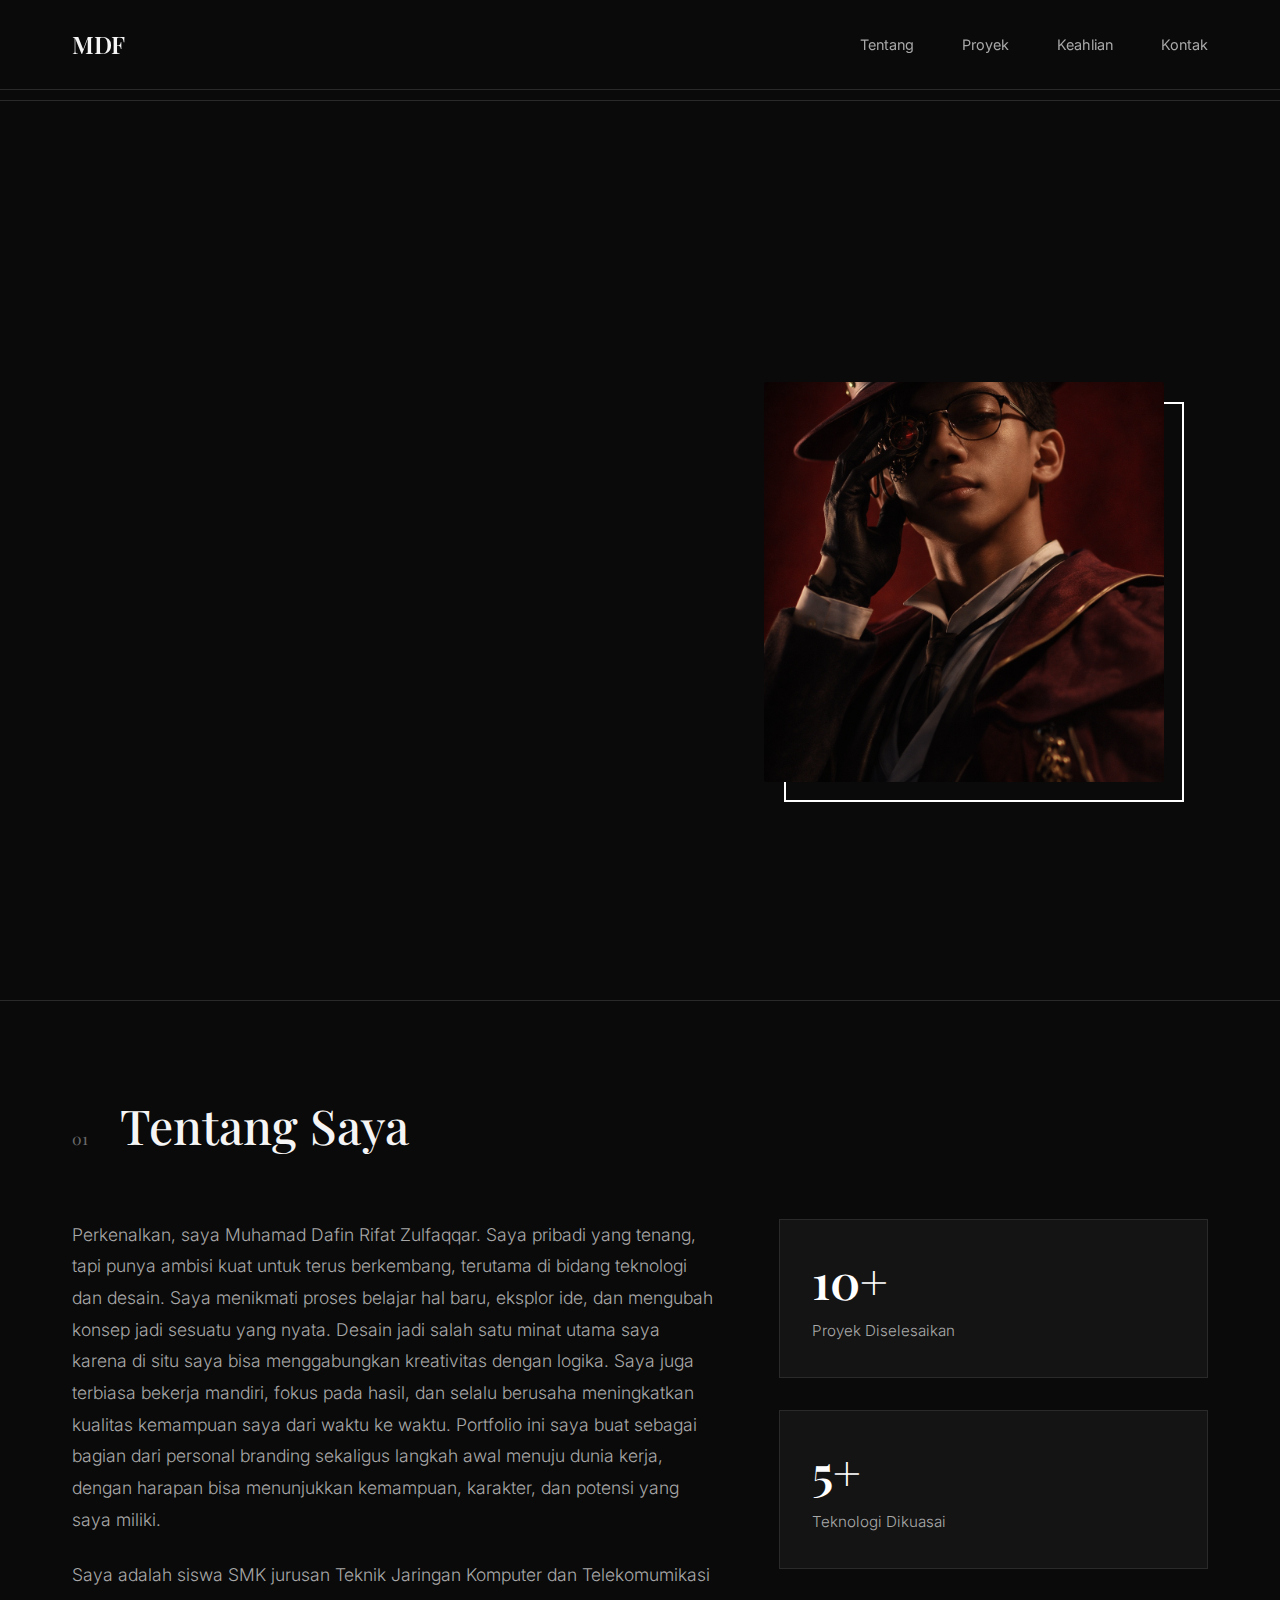
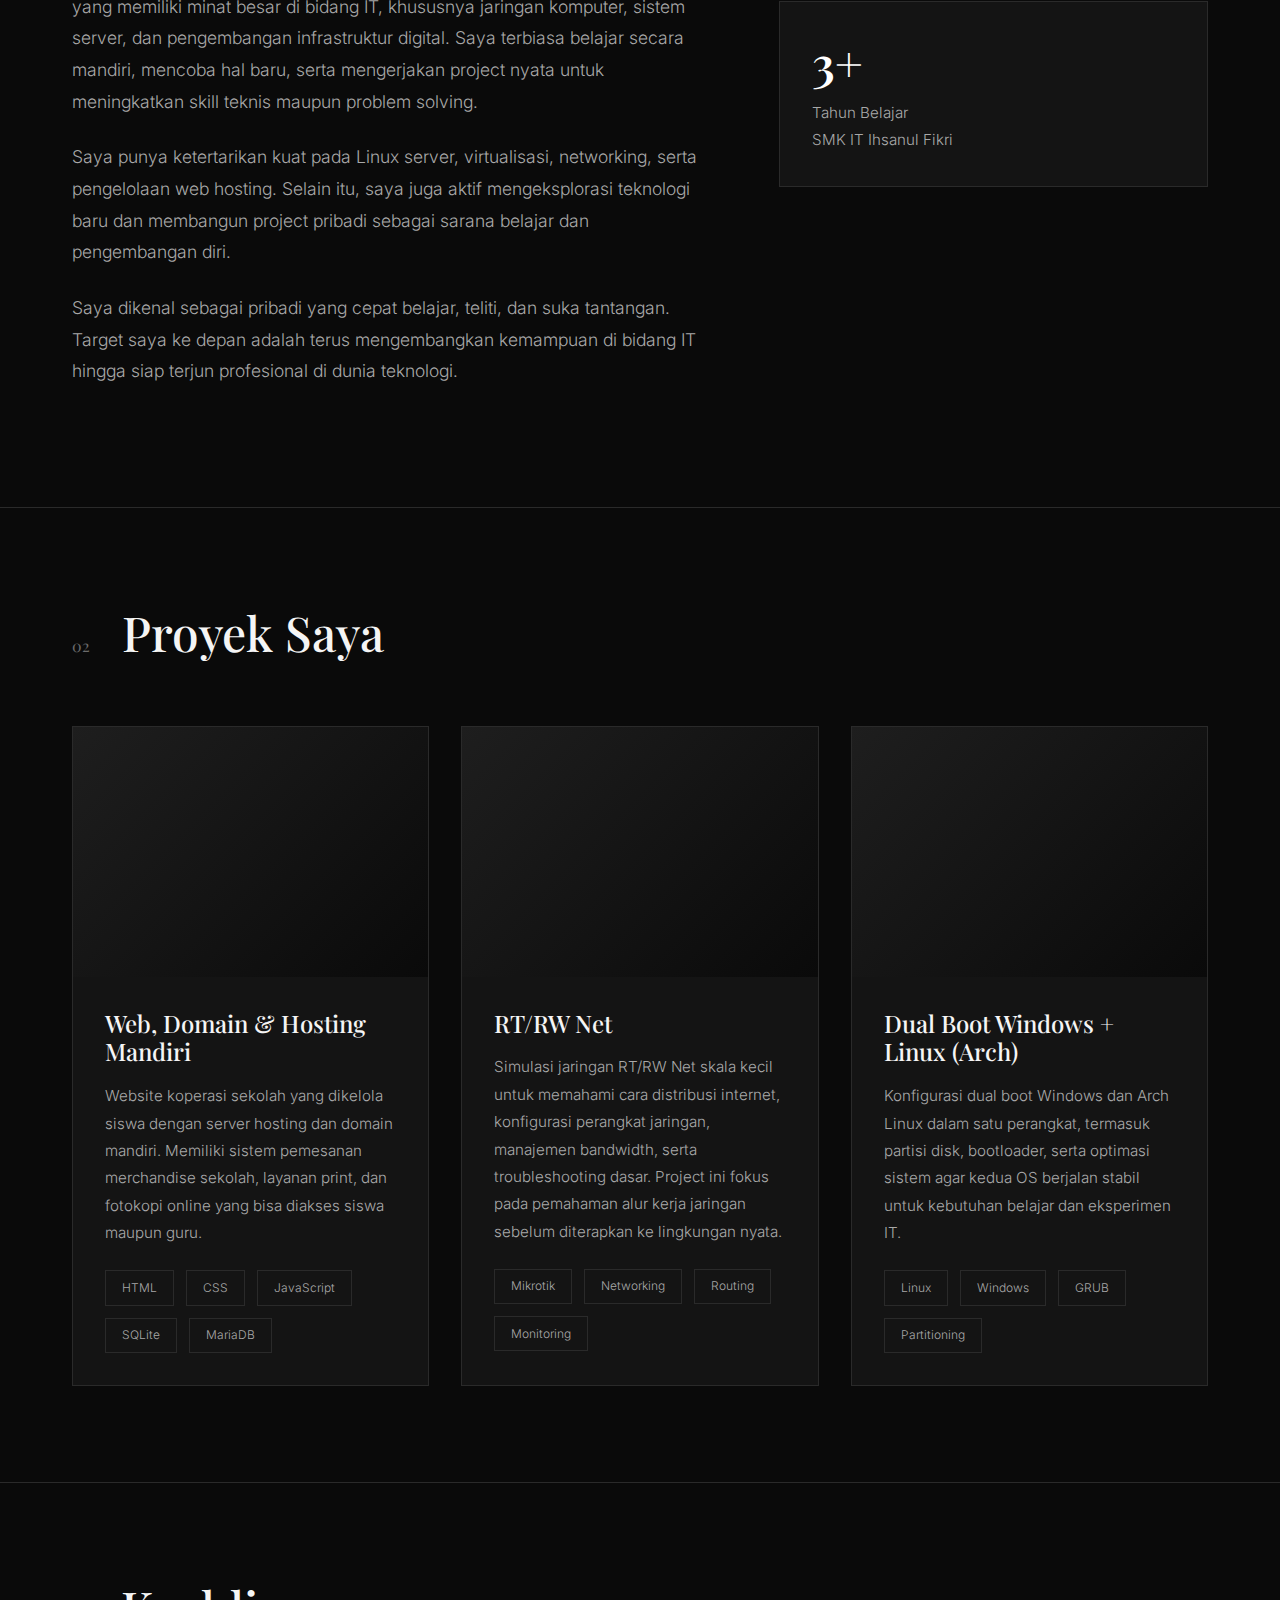
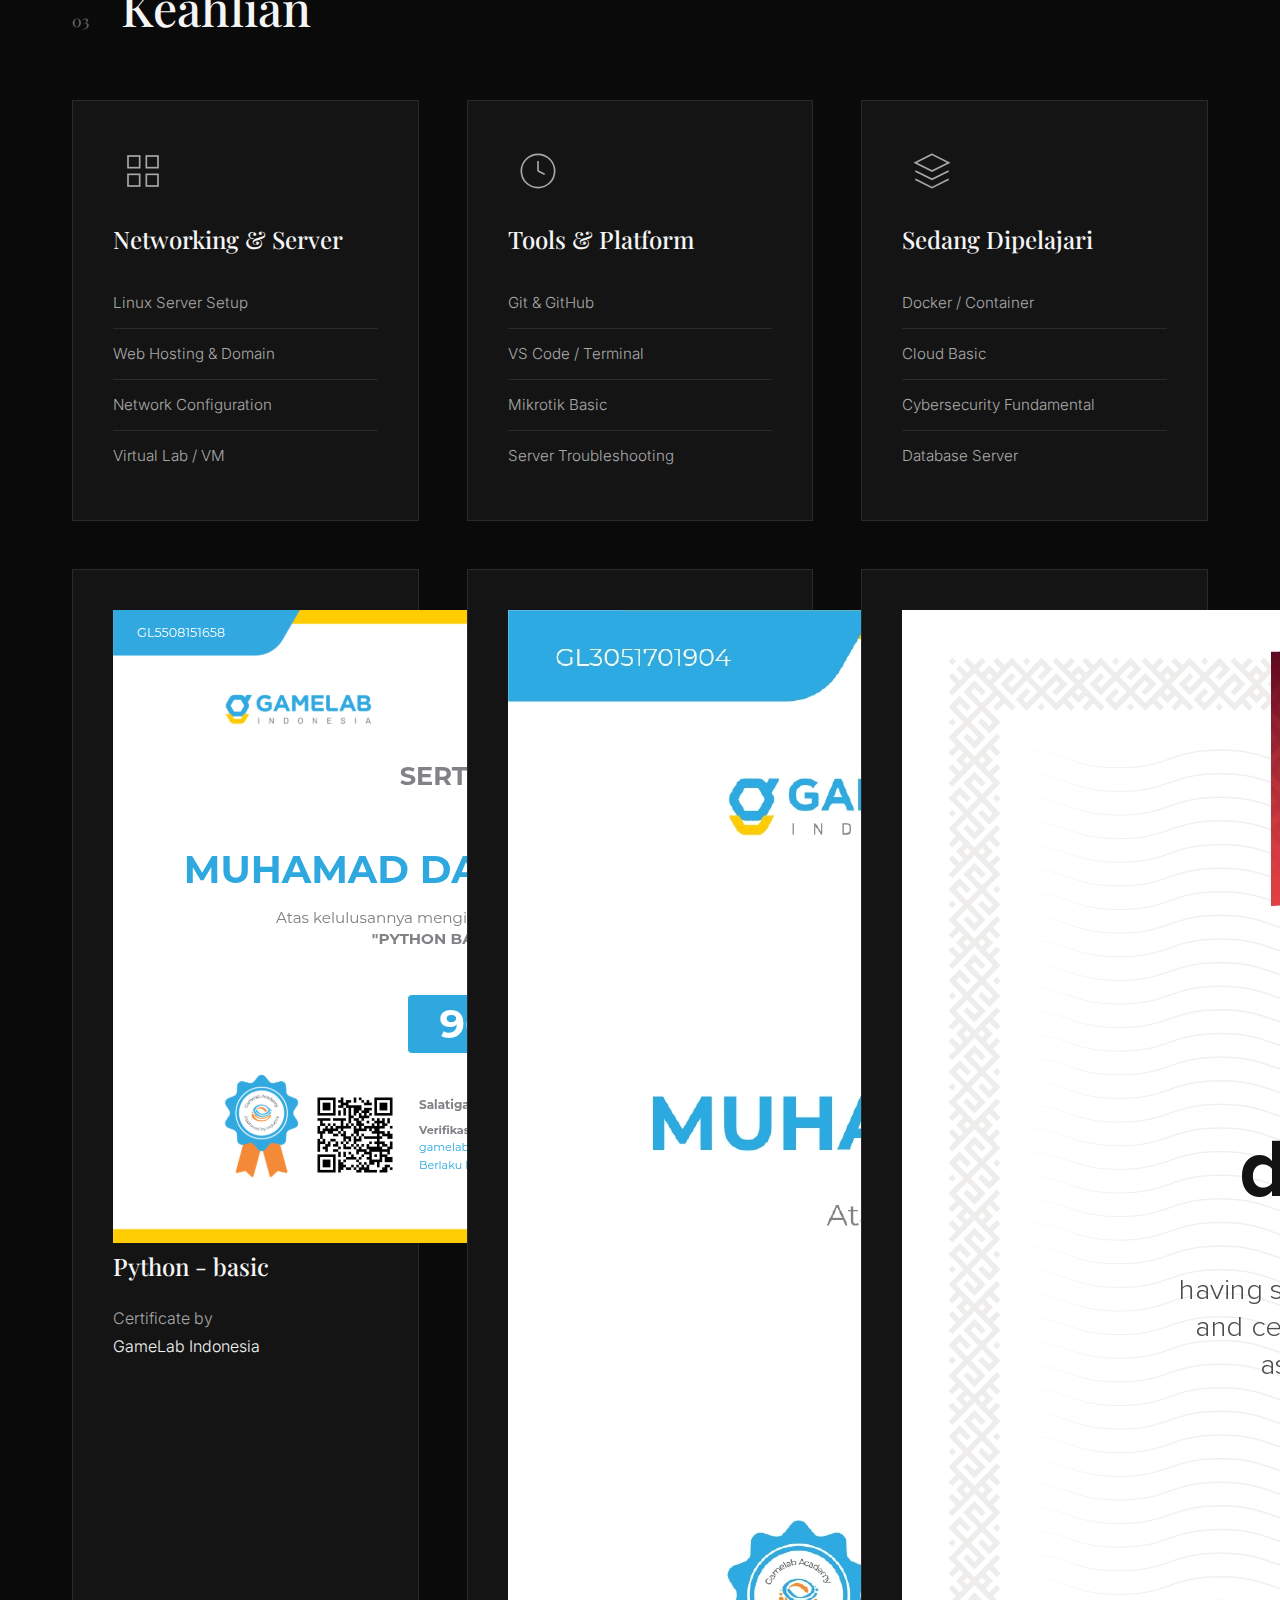
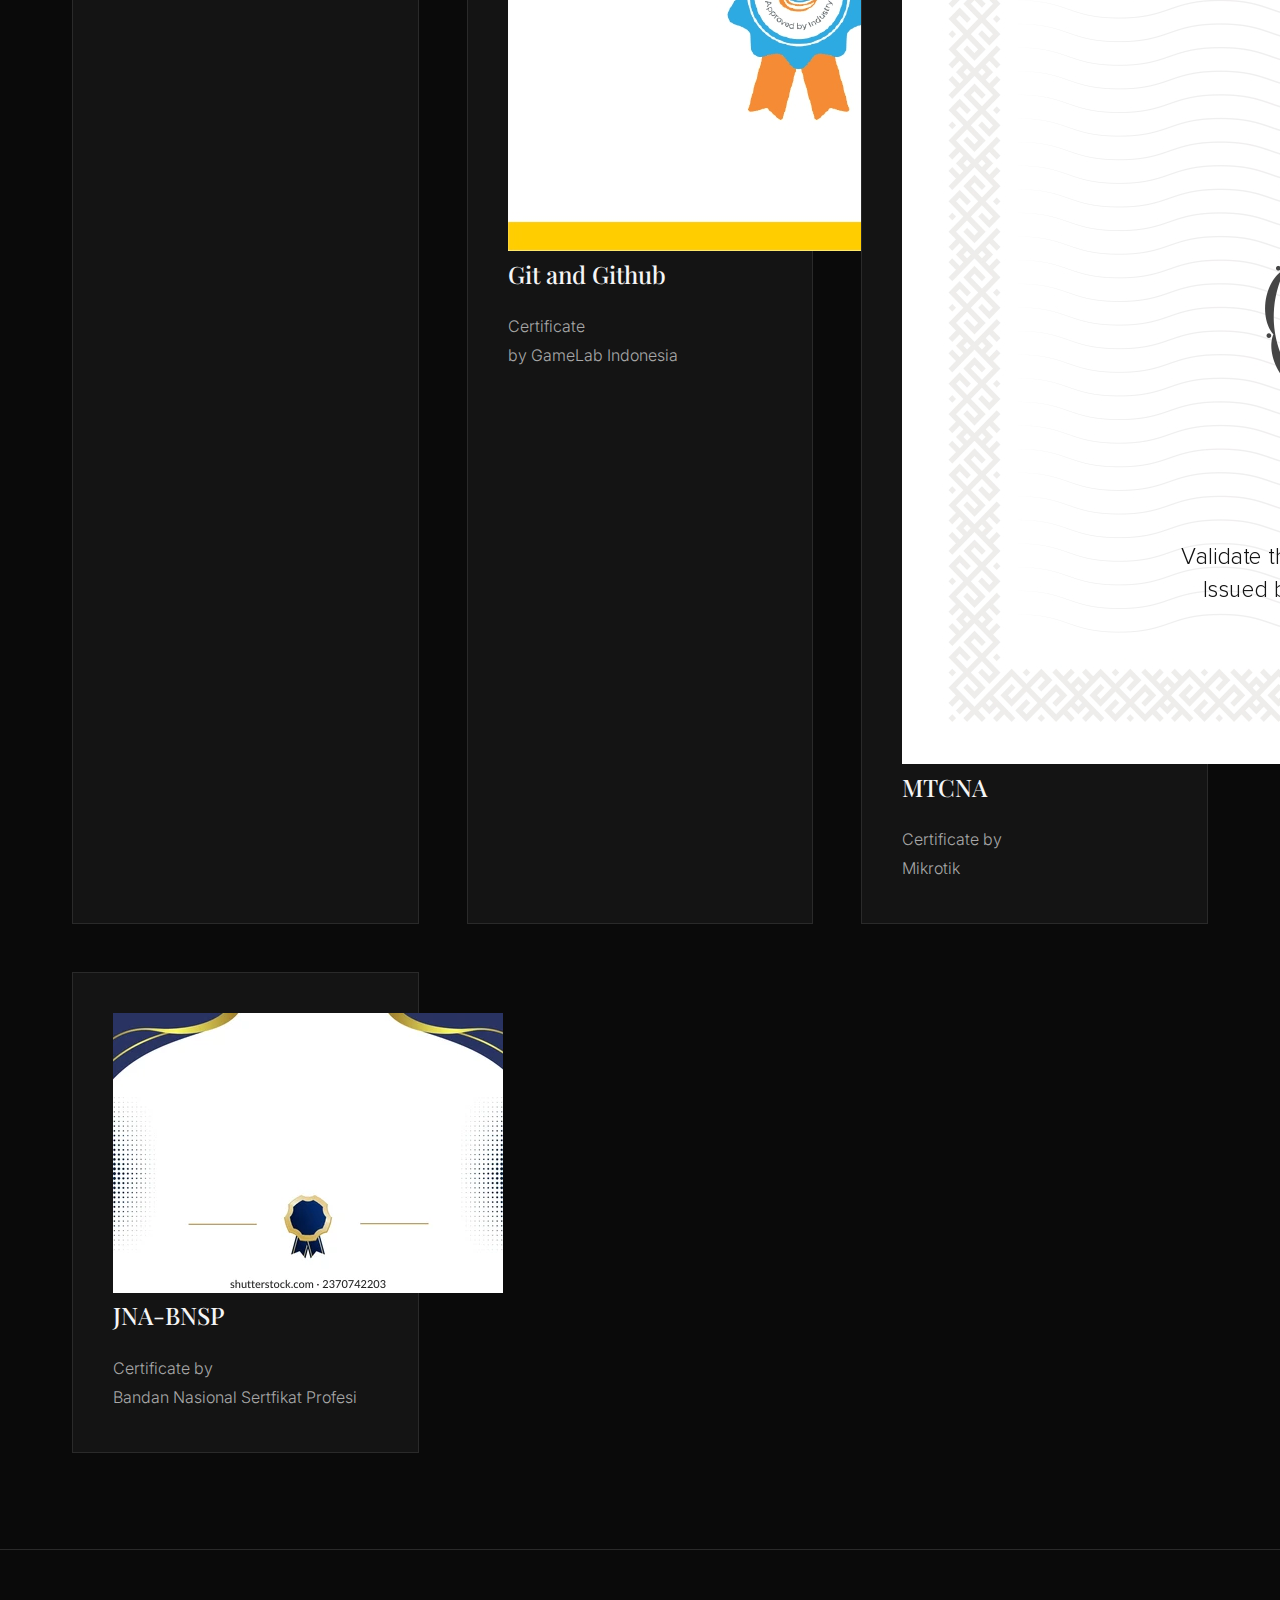
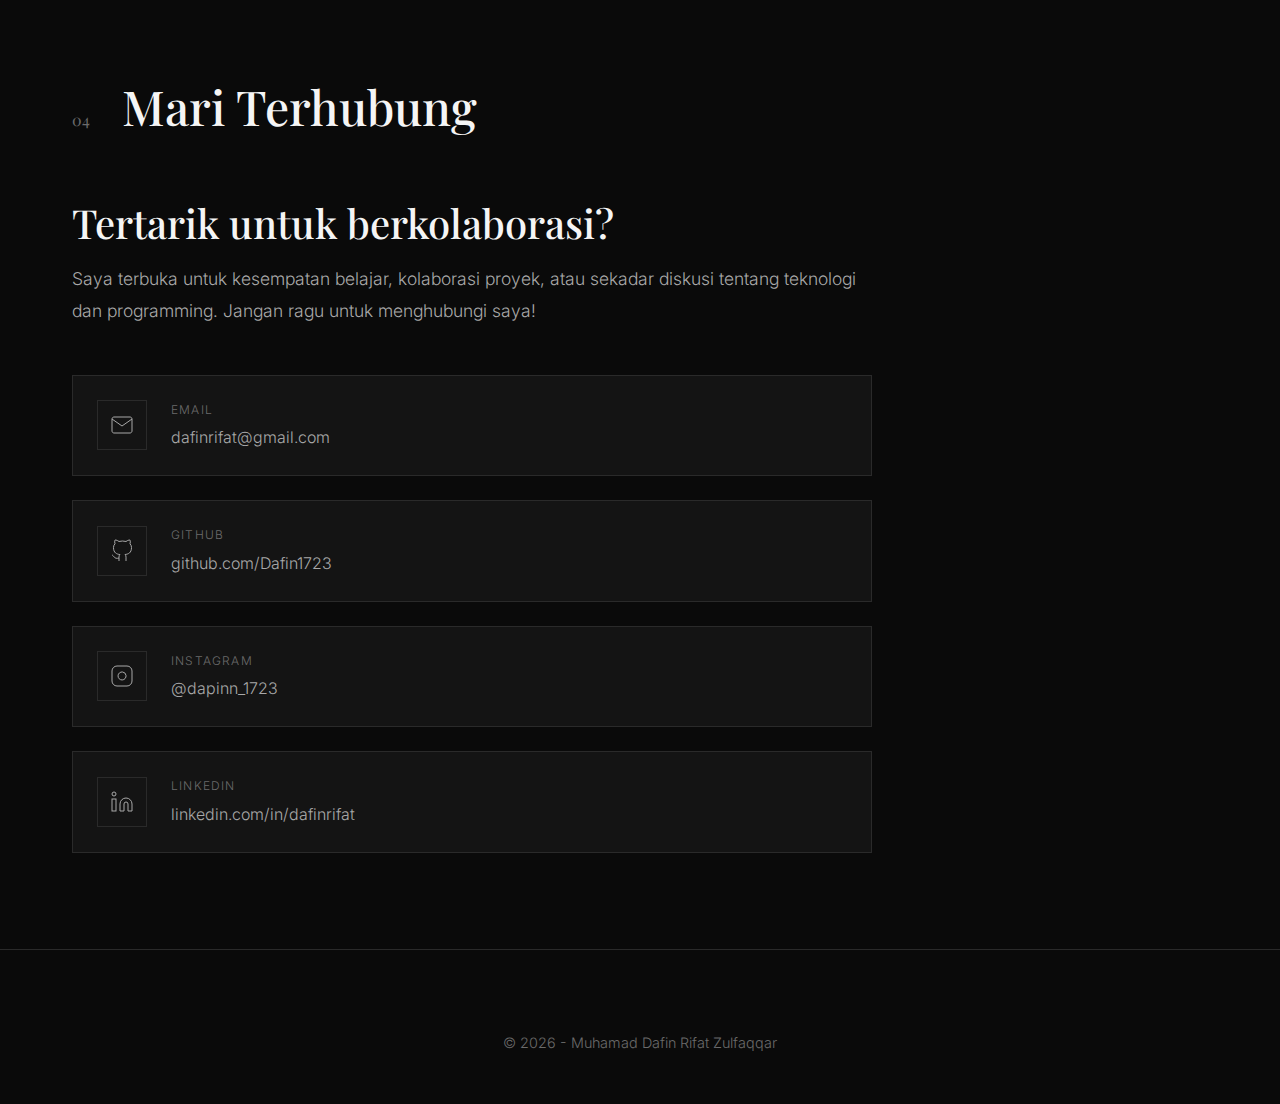
<file: index.html>
<!DOCTYPE html>
<html lang="id">
<head>
    <meta charset="UTF-8">
    <meta name="viewport" content="width=device-width, initial-scale=1.0">
    <title>Muhamad Dafin Rifat Zulfaqqar - Developer Portfolio</title>
    <link rel="stylesheet" href="style.css">
    <link href="https://fonts.googleapis.com/css2?family=Playfair+Display:wght@400;500;600;700&family=Inter:wght@300;400;500;600&display=swap" rel="stylesheet">
</head>
<body>
    <!-- Navigation -->
    <nav class="navbar">
        <div class="container">
            <a href="#" class="logo">MDF</a>
            <ul class="nav-menu">
                <li><a href="#about">Tentang</a></li>
                <li><a href="#projects">Proyek</a></li>
                <li><a href="#skills">Keahlian</a></li>
                <li><a href="#contact">Kontak</a></li>
            </ul>
        </div>
    </nav>

    <!-- Hero Section -->
    <section class="hero">
        <div class="container">
            <div class="hero-content">
                <p class="greeting">Halo, saya</p>
                <h1 class="hero-title">
                    Muhamad Dafin<br>
                    <span class="highlight">Rifat Zulfaqqar</span>
                </h1>
                <p class="hero-subtitle">Siswa SMK • Junior DevOps</p>
                <p class="hero-description">
                    Seorang pelajar yang passionate dalam dunia jaringan dan administrasi sistem. 
                    Fokus pada menciptakan pengalaman digital yang menarik dan fungsional.
                </p>
                <div class="hero-buttons">
                    <a href="#projects" class="btn btn-primary">Lihat Karya</a>
                    <a href="#contact" class="btn btn-secondary">Hubungi Saya</a>
                </div>
            </div>
            <div class="hero-image">
                <div class="image-placeholder">
                    <!-- Taruh foto kamu di sini -->
                    <img src="img/profil.png" alt="Muhamad Dafin Rifat Zulfaqqar" class="profile-photo">
                    <div class="image-border"></div>
                </div>
            </div>
        </div>
    </section>

    <!-- About Section -->
    <section id="about" class="about">
        <div class="container">
            <div class="section-header">
                <span class="section-number">01</span>
                <h2 class="section-title">Tentang Saya</h2>
            </div>
            <div class="about-content">
                <div class="about-text">
                    <p>
                        Perkenalkan, saya Muhamad Dafin Rifat Zulfaqqar. Saya pribadi yang tenang, tapi punya ambisi kuat untuk terus berkembang, terutama di bidang teknologi dan desain. Saya menikmati proses belajar hal baru, eksplor ide, dan mengubah konsep jadi sesuatu yang nyata.
                        Desain jadi salah satu minat utama saya karena di situ saya bisa menggabungkan kreativitas dengan logika. Saya juga terbiasa bekerja mandiri, fokus pada hasil, dan selalu berusaha meningkatkan kualitas kemampuan saya dari waktu ke waktu.
                        Portfolio ini saya buat sebagai bagian dari personal branding sekaligus langkah awal menuju dunia kerja, dengan harapan bisa menunjukkan kemampuan, karakter, dan potensi yang saya miliki.
                    </p>
                    <p>
                        Saya adalah siswa SMK jurusan Teknik Jaringan Komputer dan Telekomumikasi yang memiliki minat besar di bidang IT, khususnya jaringan komputer, sistem server, dan pengembangan infrastruktur digital. Saya terbiasa belajar secara mandiri, mencoba hal baru, serta mengerjakan project nyata untuk meningkatkan skill teknis maupun problem solving.
                    </p>
                    <p>
                        Saya punya ketertarikan kuat pada Linux server, virtualisasi, networking, serta pengelolaan web hosting. Selain itu, saya juga aktif mengeksplorasi teknologi baru dan membangun project pribadi sebagai sarana belajar dan pengembangan diri.
                    </p>
                    <p>
                        Saya dikenal sebagai pribadi yang cepat belajar, teliti, dan suka tantangan. Target saya ke depan adalah terus mengembangkan kemampuan di bidang IT hingga siap terjun profesional di dunia teknologi.
                    </p>
                </div>
                <div class="about-stats">
                    <div class="stat-item">
                        <h3>10+</h3>
                        <p>Proyek Diselesaikan</p>
                    </div>
                    <div class="stat-item">
                        <h3>5+</h3>
                        <p>Teknologi Dikuasai</p>
                    </div>
                    <div class="stat-item">
                        <h3>3+</h3>
                        <p>Tahun Belajar</p>
                        <p>SMK IT Ihsanul Fikri</p>
                    </div>
                </div>
            </div>
        </div>
    </section>

    <!-- Projects Section -->
<section id="projects" class="projects">
    <div class="container">
        <div class="section-header">
            <span class="section-number">02</span>
            <h2 class="section-title">Proyek Saya</h2>
        </div>

        <div class="projects-grid">

            <!-- Project 1 -->
            <article class="project-card" onclick="window.location.href='project1.html'">
                <div class="project-image">
                    <div class="project-overlay">
                        <span class="project-category">Setup Server Hosting</span>
                    </div>
                </div>
                <div class="project-info">
                    <h3 class="project-title">Web, Domain & Hosting Mandiri</h3>
                    <p class="project-description">
                        Website koperasi sekolah yang dikelola siswa dengan server hosting dan domain mandiri.
                        Memiliki sistem pemesanan merchandise sekolah, layanan print, dan fotokopi online
                        yang bisa diakses siswa maupun guru.
                    </p>
                    <div class="project-tech">
                        <span class="tech-badge">HTML</span>
                        <span class="tech-badge">CSS</span>
                        <span class="tech-badge">JavaScript</span>
                        <span class="tech-badge">SQLite</span>
                        <span class="tech-badge">MariaDB</span>
                    </div>
                </div>
            </article>

            <!-- Project 2 -->
            <article class="project-card" onclick="window.location.href='project2.html'">
                <div class="project-image">
                    <div class="project-overlay">
                        <span class="project-category">Networking</span>
                    </div>
                </div>
                <div class="project-info">
                    <h3 class="project-title">RT/RW Net</h3>
                    <p class="project-description">
                        Simulasi jaringan RT/RW Net skala kecil untuk memahami cara distribusi internet, konfigurasi perangkat jaringan, manajemen bandwidth, serta troubleshooting dasar. Project ini fokus pada pemahaman alur kerja jaringan sebelum diterapkan ke lingkungan nyata.
                    </p>
                    <div class="project-tech">
                        <span class="tech-badge">Mikrotik</span>
                        <span class="tech-badge">Networking</span>
                        <span class="tech-badge">Routing</span>
                        <span class="tech-badge">Monitoring</span>
                    </div>
                </div>
            </article>

            <!-- Project 3 -->
            <article class="project-card" onclick="window.location.href='project3.html'">
                <div class="project-image">
                    <div class="project-overlay">
                        <span class="project-category">System Setup</span>
                    </div>
                </div>
                <div class="project-info">
                    <h3 class="project-title">Dual Boot Windows + Linux (Arch)</h3>
                    <p class="project-description">
                        Konfigurasi dual boot Windows dan Arch Linux dalam satu perangkat,
                        termasuk partisi disk, bootloader, serta optimasi sistem agar kedua
                        OS berjalan stabil untuk kebutuhan belajar dan eksperimen IT.
                    </p>
                    <div class="project-tech">
                        <span class="tech-badge">Linux</span>
                        <span class="tech-badge">Windows</span>
                        <span class="tech-badge">GRUB</span>
                        <span class="tech-badge">Partitioning</span>
                    </div>
                </div>
            </article>

        </div>
    </div>
</section>

    <!-- Skills Section -->
<section id="skills" class="skills">
    <div class="container">
        <div class="section-header">
            <span class="section-number">03</span>
            <h2 class="section-title">Keahlian</h2>
        </div>

        <div class="skills-grid">

            <!-- Networking & Server -->
            <div class="skill-category">
                <div class="skill-icon">
                    <svg width="40" height="40" viewBox="0 0 24 24" fill="none" stroke="currentColor">
                        <rect x="3" y="3" width="7" height="7"></rect>
                        <rect x="14" y="3" width="7" height="7"></rect>
                        <rect x="14" y="14" width="7" height="7"></rect>
                        <rect x="3" y="14" width="7" height="7"></rect>
                    </svg>
                </div>
                <h3>Networking & Server</h3>
                <ul class="skill-list">
                    <li>Linux Server Setup</li>
                    <li>Web Hosting & Domain</li>
                    <li>Network Configuration</li>
                    <li>Virtual Lab / VM</li>
                </ul>
            </div>

            <!-- Tools -->
            <div class="skill-category">
                <div class="skill-icon">
                    <svg width="40" height="40" viewBox="0 0 24 24" fill="none" stroke="currentColor">
                        <circle cx="12" cy="12" r="10"></circle>
                        <line x1="12" y1="6" x2="12" y2="12"></line>
                        <line x1="12" y1="12" x2="16" y2="14"></line>
                    </svg>
                </div>
                <h3>Tools & Platform</h3>
                <ul class="skill-list">
                    <li>Git & GitHub</li>
                    <li>VS Code / Terminal</li>
                    <li>Mikrotik Basic</li>
                    <li>Server Troubleshooting</li>
                </ul>
            </div>

            <!-- Learning -->
            <div class="skill-category">
                <div class="skill-icon">
                    <svg width="40" height="40" viewBox="0 0 24 24" fill="none" stroke="currentColor">
                        <path d="M12 2L2 7l10 5 10-5-10-5z"></path>
                        <path d="M2 17l10 5 10-5"></path>
                        <path d="M2 12l10 5 10-5"></path>
                    </svg>
                </div>
                <h3>Sedang Dipelajari</h3>
                <ul class="skill-list">
                    <li>Docker / Container</li>
                    <li>Cloud Basic</li>
                    <li>Cybersecurity Fundamental</li>
                    <li>Database Server</li>
                </ul>
            </div>
            <!-- sertifikat keahlian -->
            <div class="skill-category">
                <div class="skill-sertif">
                    <img src="img/serifikat-py.png" alt="Sertifikat">
                </div>
                <h3>Python - basic</h3>
                <p>Certificate by </p>
                <p></p>GameLab Indonesia</p>
            </div>
            <div class="skill-category">
                <div class="skill-sertif">
                    <img src="img/sertifikat-git.jpg" alt="Sertifikat">
                </div>
                <h3>Git and Github</h3>
                <p>Certificate</p> 
                <p>by GameLab Indonesia</p>
            </div>
            <div class="skill-category">
                <div class="skill-sertif">
                    <img src="img/sertifikat-mikrotik.jpg" alt="Sertifikat">
                </div>
                <h3>MTCNA</h3>
                <p>Certificate by</p> 
                <p>Mikrotik</p>
            </div>
            <div class="skill-category">
                <div class="skill-sertif">
                    <img src="img/sertif.png" alt="Sertifikat">
                </div>
                <h3>JNA-BNSP</h3>
                <p>Certificate by</p> 
                <p>Bandan Nasional Sertfikat Profesi</p>
            </div>
        </div>
    </div>
</section>
    <!-- Contact Section -->
    <section id="contact" class="contact">
        <div class="container">
            <div class="section-header">
                <span class="section-number">04</span>
                <h2 class="section-title">Mari Terhubung</h2>
            </div>
            <div class="contact-content">
                <div class="contact-text">
                    <h3>Tertarik untuk berkolaborasi?</h3>
                    <p>
                        Saya terbuka untuk kesempatan belajar, kolaborasi proyek, atau sekadar 
                        diskusi tentang teknologi dan programming. Jangan ragu untuk menghubungi saya!
                    </p>
                </div>
                <div class="contact-links">
                    <a href="dafinrifat" class="contact-item">
                        <div class="contact-icon">
                            <svg width="24" height="24" viewBox="0 0 24 24" fill="none" stroke="currentColor">
                                <path d="M4 4h16c1.1 0 2 .9 2 2v12c0 1.1-.9 2-2 2H4c-1.1 0-2-.9-2-2V6c0-1.1.9-2 2-2z"></path>
                                <polyline points="22,6 12,13 2,6"></polyline>
                            </svg>
                        </div>
                        <div class="contact-details">
                            <span class="contact-label">Email</span>
                            <span class="contact-value"><span class="__cf_email__" data-cfemail="e78386818e89a7829f868a978b82c984888a">dafinrifat@gmail.com</span></span>
                        </div>
                    </a>

                    <a href="https://github.com/Dafin1723" class="contact-item" target="_blank">
                        <div class="contact-icon">
                            <svg width="24" height="24" viewBox="0 0 24 24" fill="none" stroke="currentColor">
                                <path d="M9 19c-5 1.5-5-2.5-7-3m14 6v-3.87a3.37 3.37 0 0 0-.94-2.61c3.14-.35 6.44-1.54 6.44-7A5.44 5.44 0 0 0 20 4.77 5.07 5.07 0 0 0 19.91 1S18.73.65 16 2.48a13.38 13.38 0 0 0-7 0C6.27.65 5.09 1 5.09 1A5.07 5.07 0 0 0 5 4.77a5.44 5.44 0 0 0-1.5 3.78c0 5.42 3.3 6.61 6.44 7A3.37 3.37 0 0 0 9 18.13V22"></path>
                            </svg>
                        </div>
                        <div class="contact-details">
                            <span class="contact-label">GitHub</span>
                            <span class="contact-value">github.com/Dafin1723</span>
                        </div>
                    </a>

                    <a href="https://instagram.com/dapinn_1723" class="contact-item" target="_blank">
                        <div class="contact-icon">
                            <svg width="24" height="24" viewBox="0 0 24 24" fill="none" stroke="currentColor">
                                <rect x="2" y="2" width="20" height="20" rx="5" ry="5"></rect>
                                <path d="M16 11.37A4 4 0 1 1 12.63 8 4 4 0 0 1 16 11.37z"></path>
                                <line x1="17.5" y1="6.5" x2="17.51" y2="6.5"></line>
                            </svg>
                        </div>
                        <div class="contact-details">
                            <span class="contact-label">Instagram</span>
                            <span class="contact-value">@dapinn_1723</span>
                        </div>
                    </a>

                    <a href="https://linkedin.com/in/dafinrifat" class="contact-item" target="_blank">
                        <div class="contact-icon">
                            <svg width="24" height="24" viewBox="0 0 24 24" fill="none" stroke="currentColor">
                                <path d="M16 8a6 6 0 0 1 6 6v7h-4v-7a2 2 0 0 0-2-2 2 2 0 0 0-2 2v7h-4v-7a6 6 0 0 1 6-6z"></path>
                                <rect x="2" y="9" width="4" height="12"></rect>
                                <circle cx="4" cy="4" r="2"></circle>
                            </svg>
                        </div>
                        <div class="contact-details">
                            <span class="contact-label">LinkedIn</span>
                            <span class="contact-value">linkedin.com/in/dafinrifat</span>
                        </div>
                    </a>
                </div>
            </div>
        </div>
    </section>

    <!-- Footer -->
<!-- Footer -->
<footer class="footer">
    <div class="container">
        <p>&copy; 2026 - Muhamad Dafin Rifat Zulfaqqar</p>
    </div>
</footer>

</body>
</html>
</file>
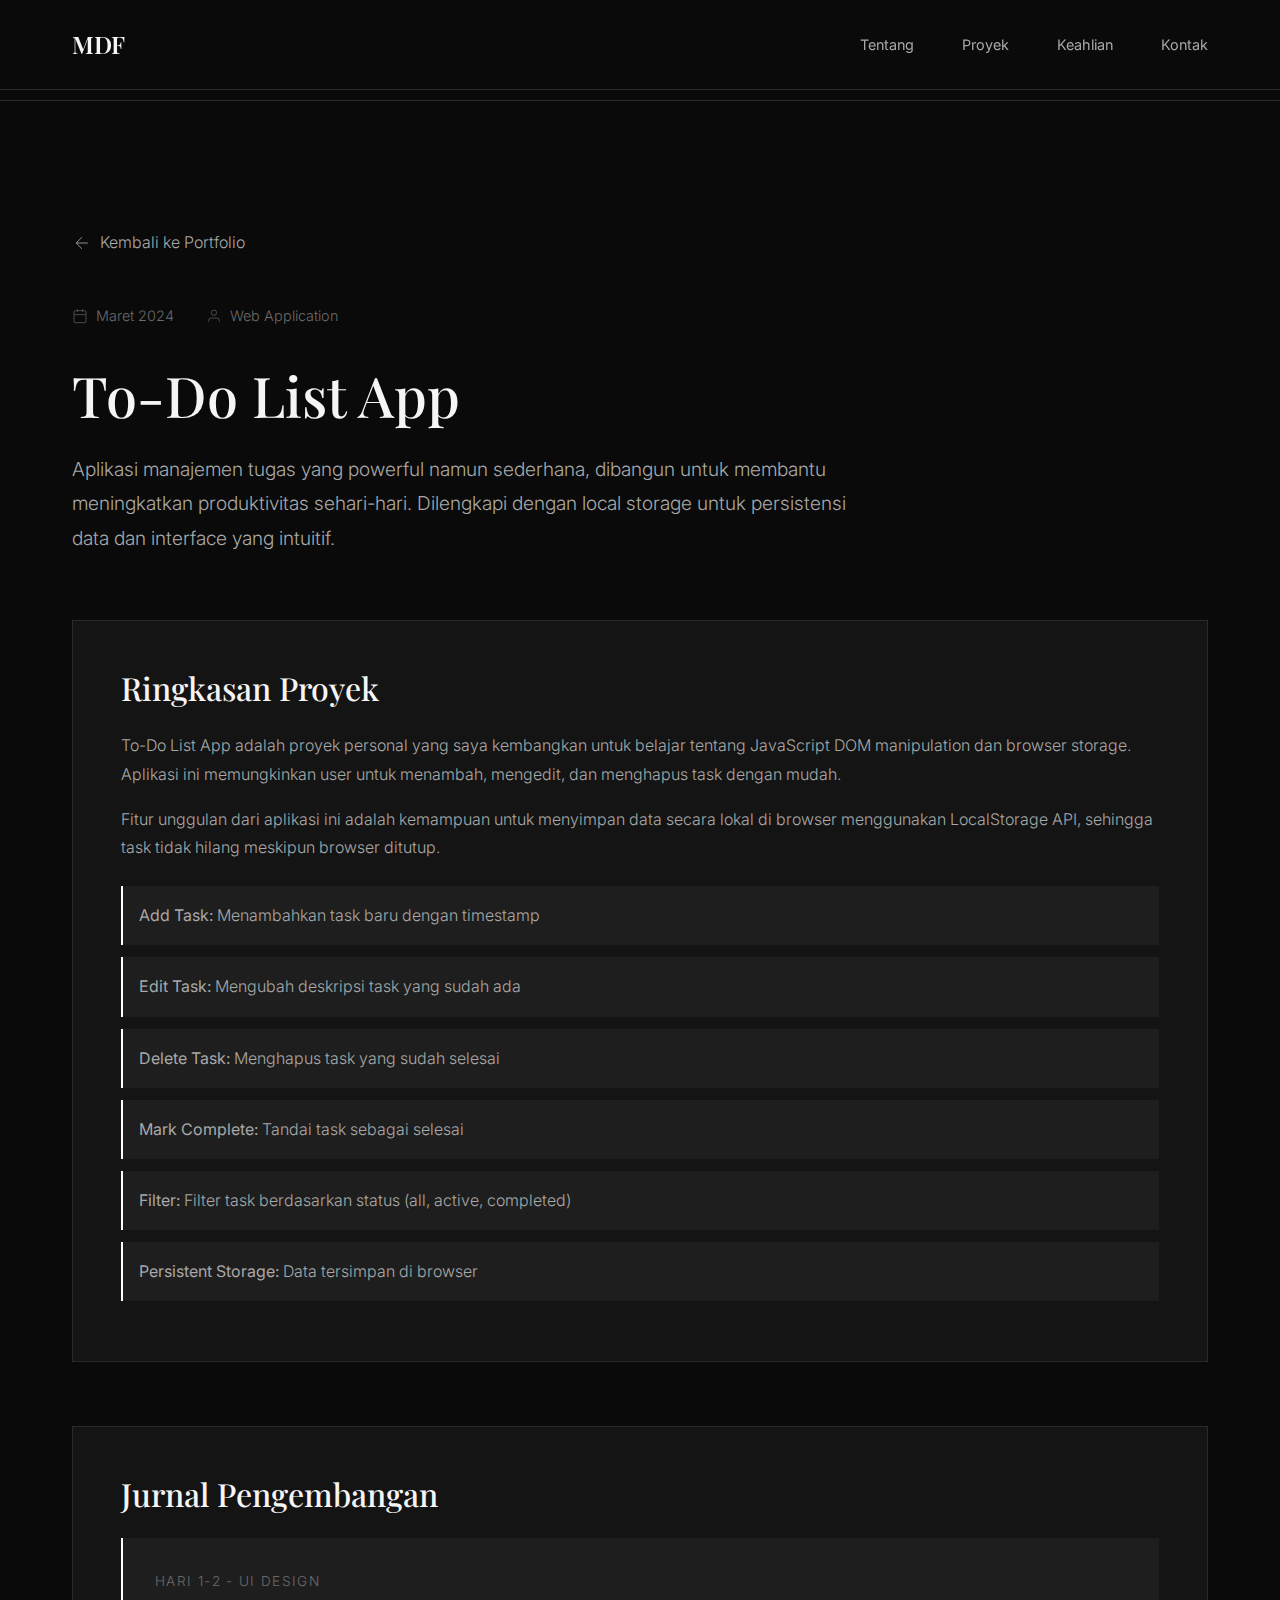
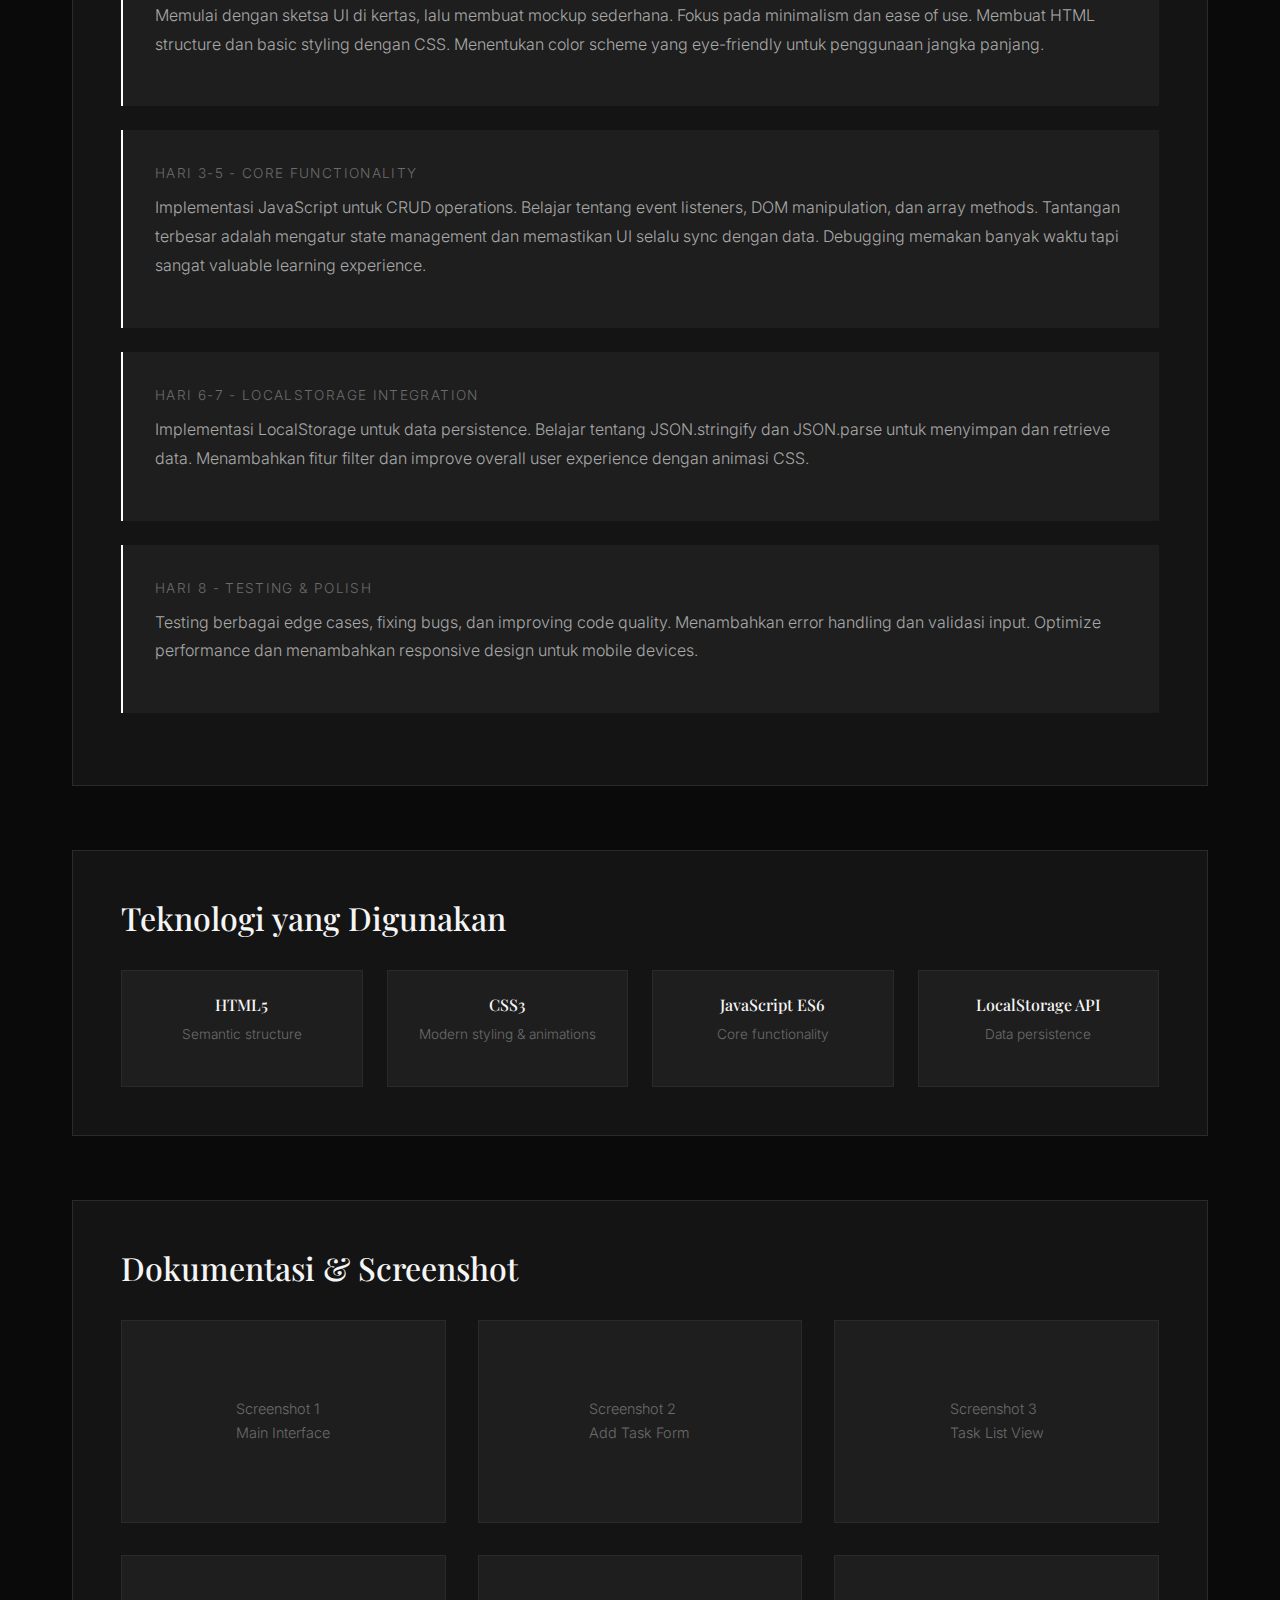
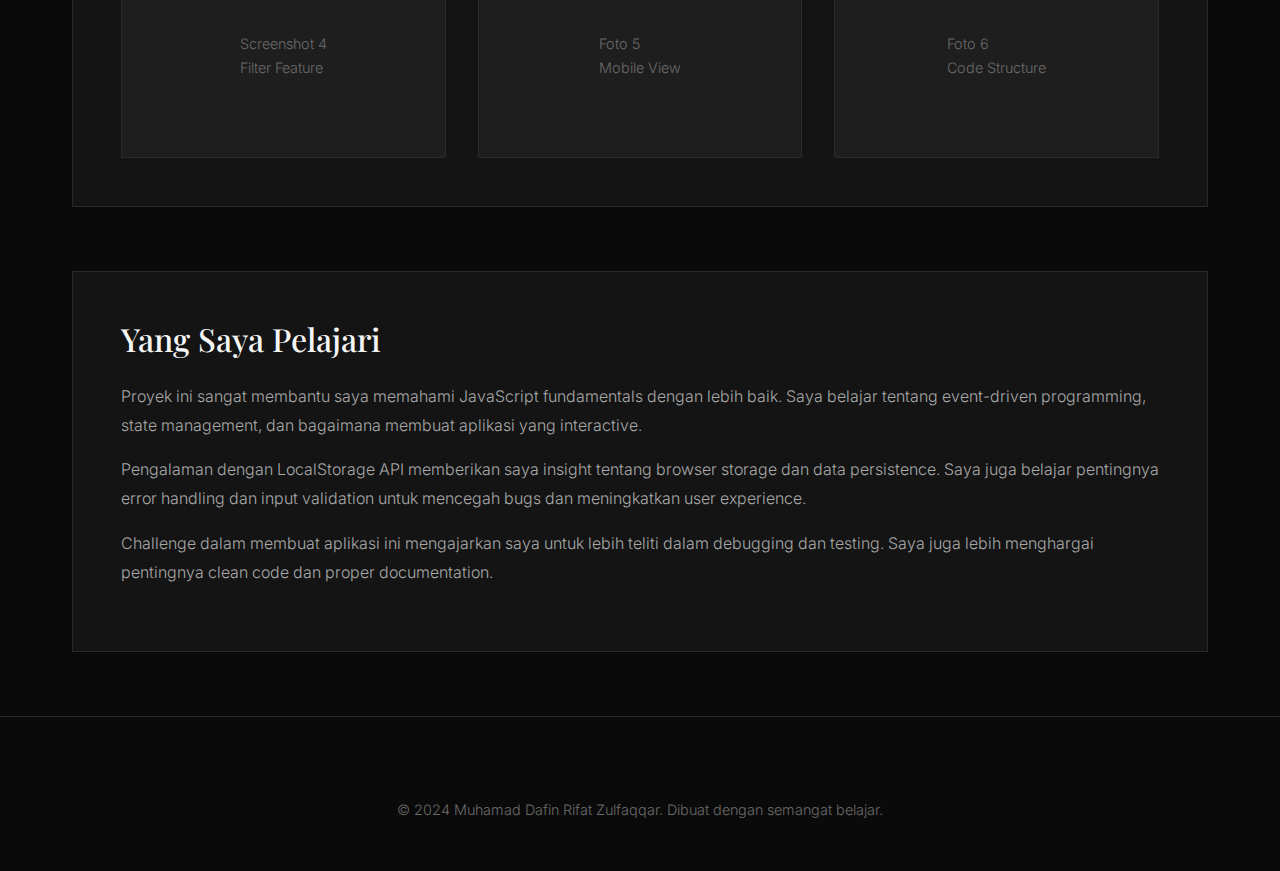
<file: project1.html>
<!DOCTYPE html>
<html lang="id">
<head>
    <meta charset="UTF-8">
    <meta name="viewport" content="width=device-width, initial-scale=1.0">
    <title>To-Do List App - Project Detail</title>
    <link rel="stylesheet" href="style.css">
    <link href="https://fonts.googleapis.com/css2?family=Playfair+Display:wght@400;500;600;700&family=Inter:wght@300;400;500;600&display=swap" rel="stylesheet">
    <style>
        .project-detail {
            padding: 8rem 0 4rem;
        }
        
        .back-button {
            display: inline-flex;
            align-items: center;
            gap: 0.5rem;
            color: var(--text-secondary);
            margin-bottom: 3rem;
            transition: var(--transition-smooth);
        }
        
        .back-button:hover {
            color: var(--accent);
            transform: translateX(-5px);
        }
        
        .project-header {
            margin-bottom: 4rem;
        }
        
        .project-meta {
            display: flex;
            gap: 2rem;
            margin-bottom: 2rem;
            color: var(--text-muted);
            font-size: 0.9rem;
        }
        
        .project-meta span {
            display: flex;
            align-items: center;
            gap: 0.5rem;
        }
        
        .detail-title {
            font-size: 3.5rem;
            margin-bottom: 1.5rem;
        }
        
        .detail-description {
            font-size: 1.2rem;
            color: var(--text-secondary);
            max-width: 800px;
            line-height: 1.8;
        }
        
        .project-content {
            display: grid;
            gap: 4rem;
        }
        
        .content-section {
            padding: 3rem;
            background: var(--bg-secondary);
            border: 1px solid var(--border);
        }
        
        .content-section h2 {
            font-size: 2rem;
            margin-bottom: 1.5rem;
            color: var(--text-primary);
        }
        
        .content-section p {
            margin-bottom: 1rem;
            line-height: 1.8;
        }
        
        .gallery {
            display: grid;
            grid-template-columns: repeat(auto-fit, minmax(300px, 1fr));
            gap: 2rem;
            margin-top: 2rem;
        }
        
        .gallery-item {
            aspect-ratio: 16/10;
            background: var(--bg-tertiary);
            border: 1px solid var(--border);
            display: flex;
            align-items: center;
            justify-content: center;
            color: var(--text-muted);
            font-size: 0.9rem;
            transition: var(--transition-smooth);
        }
        
        .gallery-item:hover {
            border-color: var(--accent);
            transform: scale(1.02);
        }
        
        .gallery-item img {
            width: 100%;
            height: 100%;
            object-fit: cover;
        }
        
        .journal-entry {
            padding: 2rem;
            background: var(--bg-tertiary);
            border-left: 2px solid var(--accent);
            margin-bottom: 1.5rem;
        }
        
        .journal-date {
            font-size: 0.85rem;
            color: var(--text-muted);
            margin-bottom: 0.5rem;
            text-transform: uppercase;
            letter-spacing: 0.1em;
        }
        
        .journal-text {
            color: var(--text-secondary);
            line-height: 1.8;
        }
        
        .tech-stack-detail {
            display: grid;
            grid-template-columns: repeat(auto-fit, minmax(200px, 1fr));
            gap: 1.5rem;
            margin-top: 2rem;
        }
        
        .tech-item {
            padding: 1.5rem;
            background: var(--bg-tertiary);
            border: 1px solid var(--border);
            text-align: center;
            transition: var(--transition-smooth);
        }
        
        .tech-item:hover {
            border-color: var(--accent);
            transform: translateY(-5px);
        }
        
        .tech-item h4 {
            color: var(--text-primary);
            margin-bottom: 0.5rem;
        }
        
        .tech-item p {
            font-size: 0.85rem;
            color: var(--text-muted);
        }

        .features-list {
            list-style: none;
            margin-top: 1.5rem;
        }

        .features-list li {
            padding: 1rem;
            background: var(--bg-tertiary);
            margin-bottom: 0.75rem;
            border-left: 2px solid var(--accent);
            color: var(--text-secondary);
        }
    </style>
</head>
<body>
    <!-- Navigation -->
    <nav class="navbar">
        <div class="container">
            <a href="index.html" class="logo">MDF</a>
            <ul class="nav-menu">
                <li><a href="index.html#about">Tentang</a></li>
                <li><a href="index.html#projects">Proyek</a></li>
                <li><a href="index.html#skills">Keahlian</a></li>
                <li><a href="index.html#contact">Kontak</a></li>
            </ul>
        </div>
    </nav>

    <!-- Project Detail -->
    <section class="project-detail">
        <div class="container">
            <a href="index.html#projects" class="back-button">
                <svg width="20" height="20" viewBox="0 0 24 24" fill="none" stroke="currentColor">
                    <line x1="19" y1="12" x2="5" y2="12"></line>
                    <polyline points="12 19 5 12 12 5"></polyline>
                </svg>
                Kembali ke Portfolio
            </a>

            <div class="project-header">
                <div class="project-meta">
                    <span>
                        <svg width="16" height="16" viewBox="0 0 24 24" fill="none" stroke="currentColor">
                            <rect x="3" y="4" width="18" height="18" rx="2" ry="2"></rect>
                            <line x1="16" y1="2" x2="16" y2="6"></line>
                            <line x1="8" y1="2" x2="8" y2="6"></line>
                            <line x1="3" y1="10" x2="21" y2="10"></line>
                        </svg>
                        Maret 2024
                    </span>
                    <span>
                        <svg width="16" height="16" viewBox="0 0 24 24" fill="none" stroke="currentColor">
                            <path d="M20 21v-2a4 4 0 0 0-4-4H8a4 4 0 0 0-4 4v2"></path>
                            <circle cx="12" cy="7" r="4"></circle>
                        </svg>
                        Web Application
                    </span>
                </div>
                <h1 class="detail-title">To-Do List App</h1>
                <p class="detail-description">
                    Aplikasi manajemen tugas yang powerful namun sederhana, dibangun untuk membantu meningkatkan 
                    produktivitas sehari-hari. Dilengkapi dengan local storage untuk persistensi data dan 
                    interface yang intuitif.
                </p>
            </div>

            <div class="project-content">
                <!-- Overview -->
                <div class="content-section">
                    <h2>Ringkasan Proyek</h2>
                    <p>
                        To-Do List App adalah proyek personal yang saya kembangkan untuk belajar tentang 
                        JavaScript DOM manipulation dan browser storage. Aplikasi ini memungkinkan user 
                        untuk menambah, mengedit, dan menghapus task dengan mudah.
                    </p>
                    <p>
                        Fitur unggulan dari aplikasi ini adalah kemampuan untuk menyimpan data secara 
                        lokal di browser menggunakan LocalStorage API, sehingga task tidak hilang meskipun 
                        browser ditutup.
                    </p>

                    <ul class="features-list">
                        <li><strong>Add Task:</strong> Menambahkan task baru dengan timestamp</li>
                        <li><strong>Edit Task:</strong> Mengubah deskripsi task yang sudah ada</li>
                        <li><strong>Delete Task:</strong> Menghapus task yang sudah selesai</li>
                        <li><strong>Mark Complete:</strong> Tandai task sebagai selesai</li>
                        <li><strong>Filter:</strong> Filter task berdasarkan status (all, active, completed)</li>
                        <li><strong>Persistent Storage:</strong> Data tersimpan di browser</li>
                    </ul>
                </div>

                <!-- Journal -->
                <div class="content-section">
                    <h2>Jurnal Pengembangan</h2>
                    
                    <div class="journal-entry">
                        <div class="journal-date">Hari 1-2 - UI Design</div>
                        <p class="journal-text">
                            Memulai dengan sketsa UI di kertas, lalu membuat mockup sederhana. Fokus pada 
                            minimalism dan ease of use. Membuat HTML structure dan basic styling dengan CSS. 
                            Menentukan color scheme yang eye-friendly untuk penggunaan jangka panjang.
                        </p>
                    </div>

                    <div class="journal-entry">
                        <div class="journal-date">Hari 3-5 - Core Functionality</div>
                        <p class="journal-text">
                            Implementasi JavaScript untuk CRUD operations. Belajar tentang event listeners, 
                            DOM manipulation, dan array methods. Tantangan terbesar adalah mengatur state 
                            management dan memastikan UI selalu sync dengan data. Debugging memakan banyak 
                            waktu tapi sangat valuable learning experience.
                        </p>
                    </div>

                    <div class="journal-entry">
                        <div class="journal-date">Hari 6-7 - LocalStorage Integration</div>
                        <p class="journal-text">
                            Implementasi LocalStorage untuk data persistence. Belajar tentang JSON.stringify 
                            dan JSON.parse untuk menyimpan dan retrieve data. Menambahkan fitur filter dan 
                            improve overall user experience dengan animasi CSS.
                        </p>
                    </div>

                    <div class="journal-entry">
                        <div class="journal-date">Hari 8 - Testing & Polish</div>
                        <p class="journal-text">
                            Testing berbagai edge cases, fixing bugs, dan improving code quality. Menambahkan 
                            error handling dan validasi input. Optimize performance dan menambahkan responsive 
                            design untuk mobile devices.
                        </p>
                    </div>
                </div>

                <!-- Technology Stack -->
                <div class="content-section">
                    <h2>Teknologi yang Digunakan</h2>
                    <div class="tech-stack-detail">
                        <div class="tech-item">
                            <h4>HTML5</h4>
                            <p>Semantic structure</p>
                        </div>
                        <div class="tech-item">
                            <h4>CSS3</h4>
                            <p>Modern styling & animations</p>
                        </div>
                        <div class="tech-item">
                            <h4>JavaScript ES6</h4>
                            <p>Core functionality</p>
                        </div>
                        <div class="tech-item">
                            <h4>LocalStorage API</h4>
                            <p>Data persistence</p>
                        </div>
                    </div>
                </div>

                <!-- Gallery -->
                <div class="content-section">
                    <h2>Dokumentasi & Screenshot</h2>
                    <div class="gallery">
                        <div class="gallery-item">
                            <span>Screenshot 1<br>Main Interface</span>
                        </div>
                        <div class="gallery-item">
                            <span>Screenshot 2<br>Add Task Form</span>
                        </div>
                        <div class="gallery-item">
                            <span>Screenshot 3<br>Task List View</span>
                        </div>
                        <div class="gallery-item">
                            <span>Screenshot 4<br>Filter Feature</span>
                        </div>
                        <div class="gallery-item">
                            <span>Foto 5<br>Mobile View</span>
                        </div>
                        <div class="gallery-item">
                            <span>Foto 6<br>Code Structure</span>
                        </div>
                    </div>
                </div>

                <!-- Lessons Learned -->
                <div class="content-section">
                    <h2>Yang Saya Pelajari</h2>
                    <p>
                        Proyek ini sangat membantu saya memahami JavaScript fundamentals dengan lebih baik. 
                        Saya belajar tentang event-driven programming, state management, dan bagaimana 
                        membuat aplikasi yang interactive.
                    </p>
                    <p>
                        Pengalaman dengan LocalStorage API memberikan saya insight tentang browser storage 
                        dan data persistence. Saya juga belajar pentingnya error handling dan input validation 
                        untuk mencegah bugs dan meningkatkan user experience.
                    </p>
                    <p>
                        Challenge dalam membuat aplikasi ini mengajarkan saya untuk lebih teliti dalam 
                        debugging dan testing. Saya juga lebih menghargai pentingnya clean code dan 
                        proper documentation.
                    </p>
                </div>
            </div>
        </div>
    </section>

    <!-- Footer -->
    <footer class="footer">
        <div class="container">
            <p>&copy; 2024 Muhamad Dafin Rifat Zulfaqqar. Dibuat dengan semangat belajar.</p>
        </div>
    </footer>
</body>
</html>
</file>
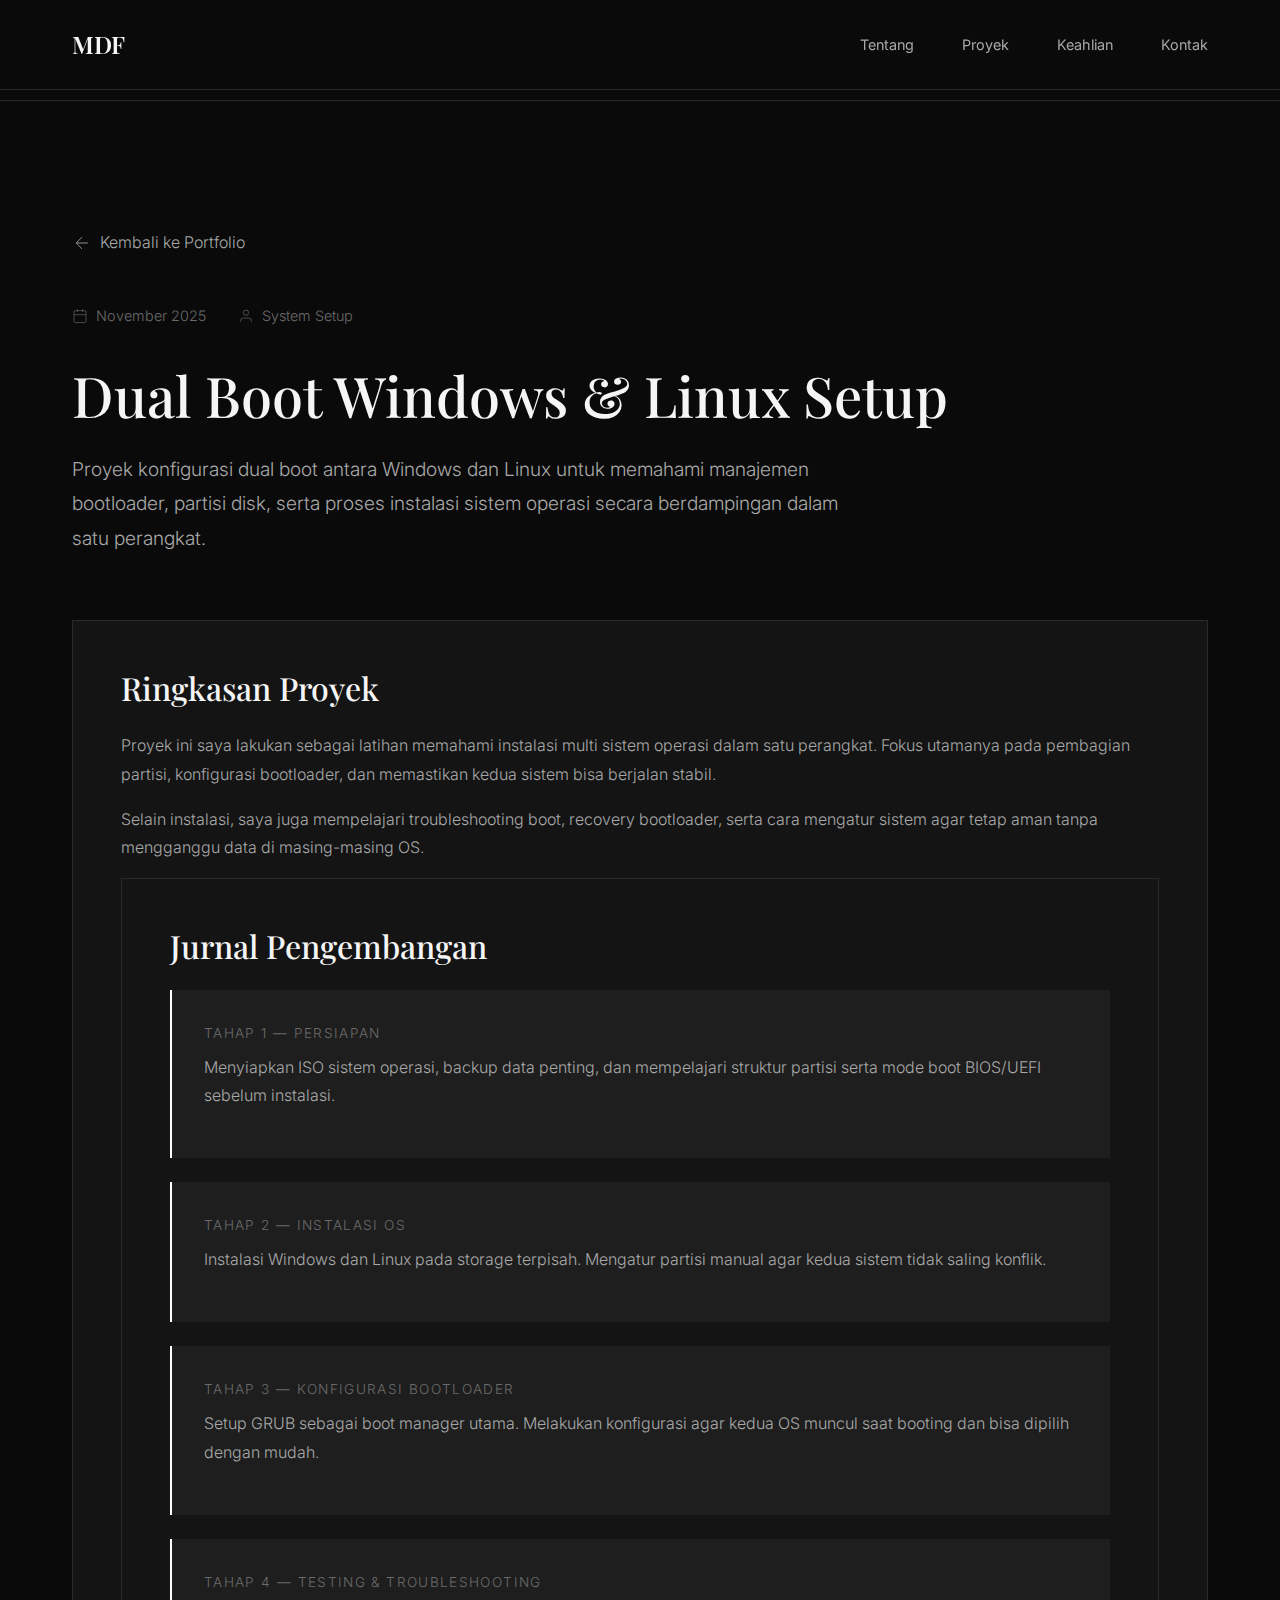
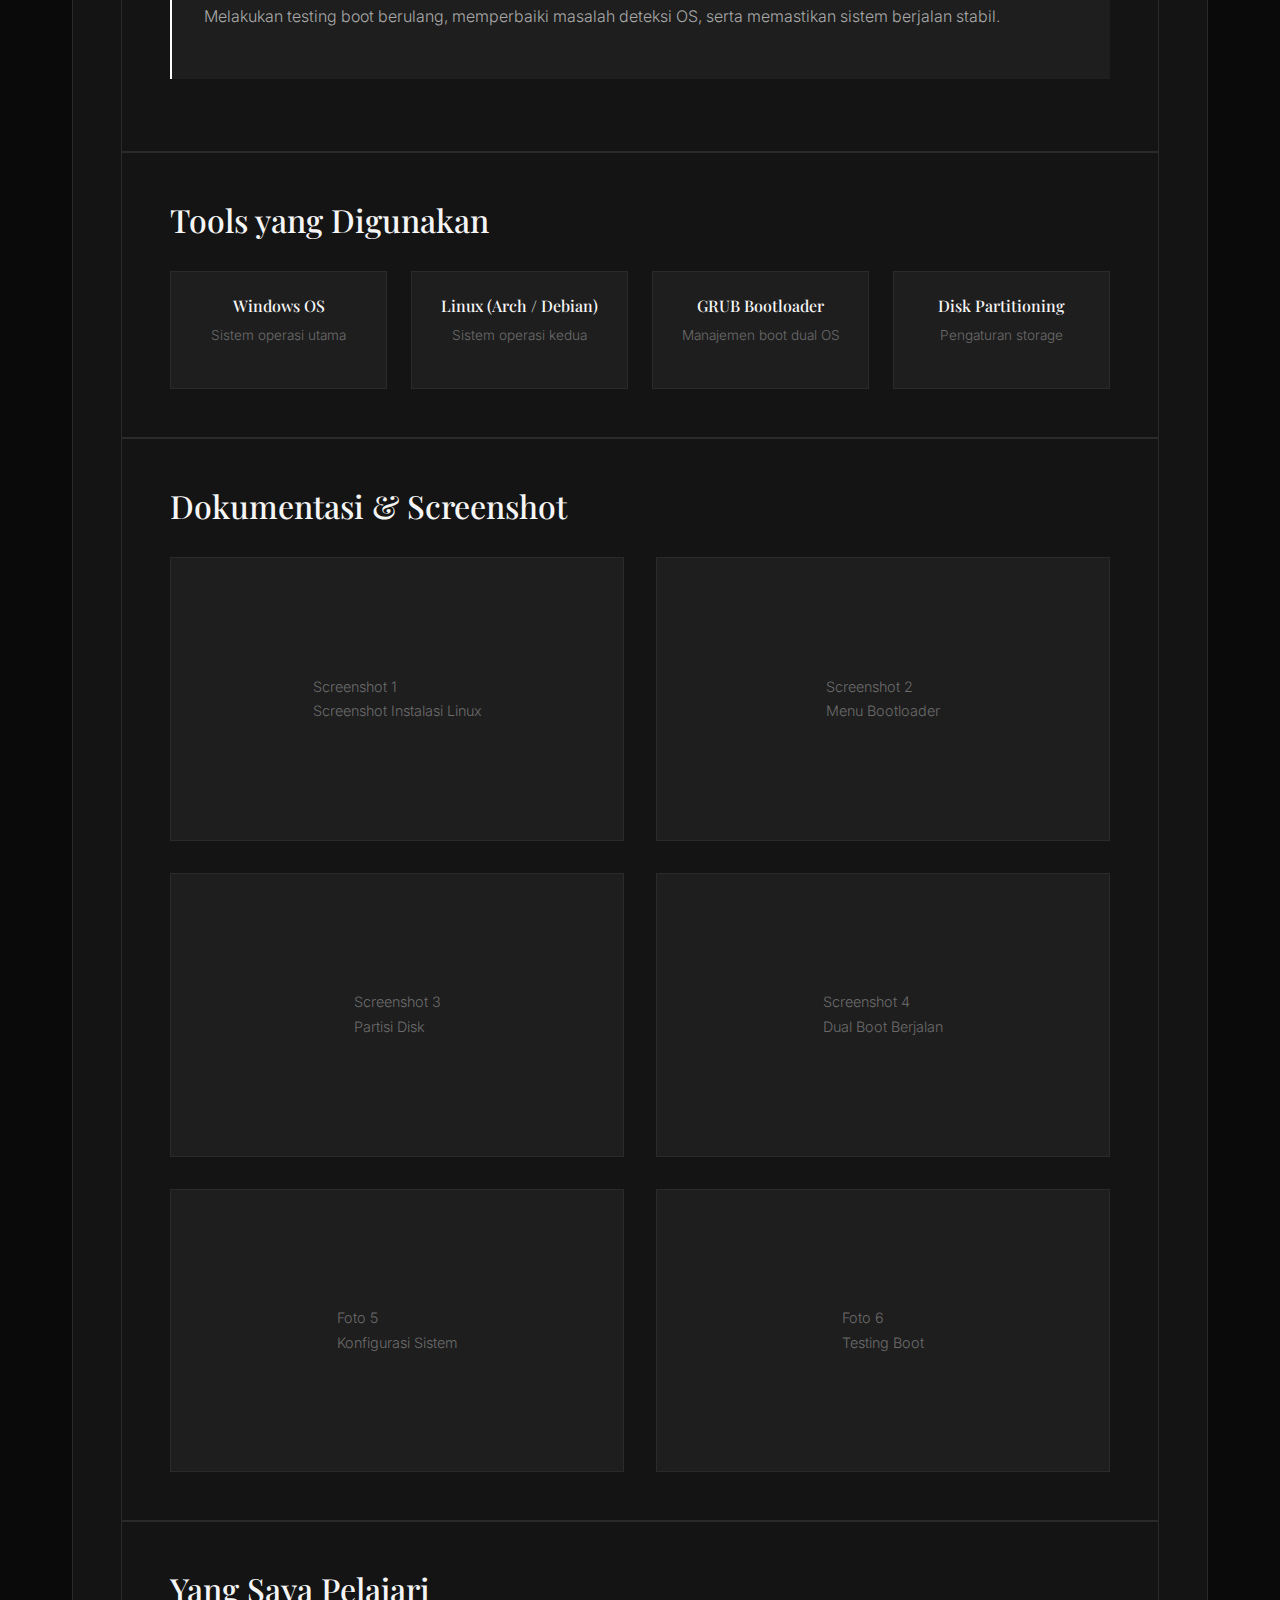
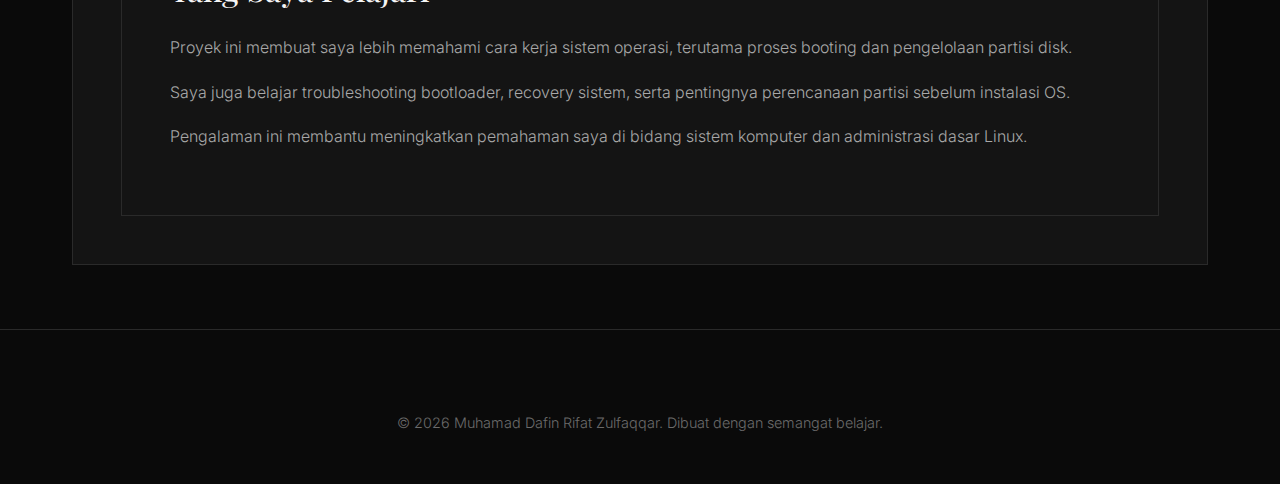
<file: project3.html>
<!DOCTYPE html>
<html lang="id">
<head>
    <meta charset="UTF-8">
    <meta name="viewport" content="width=device-width, initial-scale=1.0">
    <title>Landing Page Portfolio - Project Detail</title>
    <link rel="stylesheet" href="style.css">
    <link href="https://fonts.googleapis.com/css2?family=Playfair+Display:wght@400;500;600;700&family=Inter:wght@300;400;500;600&display=swap" rel="stylesheet">
    <style>
        .project-detail {
            padding: 8rem 0 4rem;
        }
        
        .back-button {
            display: inline-flex;
            align-items: center;
            gap: 0.5rem;
            color: var(--text-secondary);
            margin-bottom: 3rem;
            transition: var(--transition-smooth);
        }
        
        .back-button:hover {
            color: var(--accent);
            transform: translateX(-5px);
        }
        
        .project-header {
            margin-bottom: 4rem;
        }
        
        .project-meta {
            display: flex;
            gap: 2rem;
            margin-bottom: 2rem;
            color: var(--text-muted);
            font-size: 0.9rem;
        }
        
        .project-meta span {
            display: flex;
            align-items: center;
            gap: 0.5rem;
        }
        
        .detail-title {
            font-size: 3.5rem;
            margin-bottom: 1.5rem;
        }
        
        .detail-description {
            font-size: 1.2rem;
            color: var(--text-secondary);
            max-width: 800px;
            line-height: 1.8;
        }
        
        .project-content {
            display: grid;
            gap: 4rem;
        }
        
        .content-section {
            padding: 3rem;
            background: var(--bg-secondary);
            border: 1px solid var(--border);
        }
        
        .content-section h2 {
            font-size: 2rem;
            margin-bottom: 1.5rem;
            color: var(--text-primary);
        }
        
        .content-section p {
            margin-bottom: 1rem;
            line-height: 1.8;
        }
        
        .gallery {
            display: grid;
            grid-template-columns: repeat(auto-fit, minmax(300px, 1fr));
            gap: 2rem;
            margin-top: 2rem;
        }
        
        .gallery-item {
            aspect-ratio: 16/10;
            background: var(--bg-tertiary);
            border: 1px solid var(--border);
            display: flex;
            align-items: center;
            justify-content: center;
            color: var(--text-muted);
            font-size: 0.9rem;
            transition: var(--transition-smooth);
        }
        
        .gallery-item:hover {
            border-color: var(--accent);
            transform: scale(1.02);
        }
        
        .gallery-item img {
            width: 100%;
            height: 100%;
            object-fit: cover;
        }
        
        .journal-entry {
            padding: 2rem;
            background: var(--bg-tertiary);
            border-left: 2px solid var(--accent);
            margin-bottom: 1.5rem;
        }
        
        .journal-date {
            font-size: 0.85rem;
            color: var(--text-muted);
            margin-bottom: 0.5rem;
            text-transform: uppercase;
            letter-spacing: 0.1em;
        }
        
        .journal-text {
            color: var(--text-secondary);
            line-height: 1.8;
        }
        
        .tech-stack-detail {
            display: grid;
            grid-template-columns: repeat(auto-fit, minmax(200px, 1fr));
            gap: 1.5rem;
            margin-top: 2rem;
        }
        
        .tech-item {
            padding: 1.5rem;
            background: var(--bg-tertiary);
            border: 1px solid var(--border);
            text-align: center;
            transition: var(--transition-smooth);
        }
        
        .tech-item:hover {
            border-color: var(--accent);
            transform: translateY(-5px);
        }
        
        .tech-item h4 {
            color: var(--text-primary);
            margin-bottom: 0.5rem;
        }
        
        .tech-item p {
            font-size: 0.85rem;
            color: var(--text-muted);
        }

        .design-principles {
            display: grid;
            gap: 1.5rem;
            margin-top: 2rem;
        }

        .principle-item {
            padding: 1.5rem;
            background: var(--bg-tertiary);
            border-left: 3px solid var(--accent);
        }

        .principle-item h4 {
            color: var(--text-primary);
            margin-bottom: 0.75rem;
            font-size: 1.1rem;
        }

        .principle-item p {
            color: var(--text-secondary);
            font-size: 0.95rem;
        }
    </style>
</head>
<body>
    <!-- Navigation -->
    <nav class="navbar">
        <div class="container">
            <a href="index.html" class="logo">MDF</a>
            <ul class="nav-menu">
                <li><a href="index.html#about">Tentang</a></li>
                <li><a href="index.html#projects">Proyek</a></li>
                <li><a href="index.html#skills">Keahlian</a></li>
                <li><a href="index.html#contact">Kontak</a></li>
            </ul>
        </div>
    </nav>

    <!-- Project Detail -->
    <section class="project-detail">
        <div class="container">
            <a href="index.html#projects" class="back-button">
                <svg width="20" height="20" viewBox="0 0 24 24" fill="none" stroke="currentColor">
                    <line x1="19" y1="12" x2="5" y2="12"></line>
                    <polyline points="12 19 5 12 12 5"></polyline>
                </svg>
                Kembali ke Portfolio
            </a>

            <div class="project-header">
                <div class="project-meta">
                    <span>
                        <svg width="16" height="16" viewBox="0 0 24 24" fill="none" stroke="currentColor">
                            <rect x="3" y="4" width="18" height="18" rx="2" ry="2"></rect>
                            <line x1="16" y1="2" x2="16" y2="6"></line>
                            <line x1="8" y1="2" x2="8" y2="6"></line>
                            <line x1="3" y1="10" x2="21" y2="10"></line>
                        </svg>
                        November 2025
                    </span>
                    <span>
                        <svg width="16" height="16" viewBox="0 0 24 24" fill="none" stroke="currentColor">
                            <path d="M20 21v-2a4 4 0 0 0-4-4H8a4 4 0 0 0-4 4v2"></path>
                            <circle cx="12" cy="7" r="4"></circle>
                        </svg>
                        System Setup
                    </span>
                </div>
                <h1 class="detail-title">Dual Boot Windows & Linux Setup</h1>
                <p class="detail-description">
                    Proyek konfigurasi dual boot antara Windows dan Linux untuk memahami 
                    manajemen bootloader, partisi disk, serta proses instalasi sistem operasi 
                    secara berdampingan dalam satu perangkat.
                </p>
            </div>

            <div class="project-content">
                <!-- Overview -->
                <div class="content-section">
                    <h2>Ringkasan Proyek</h2>
                    <p>
                        Proyek ini saya lakukan sebagai latihan memahami instalasi multi sistem 
                        operasi dalam satu perangkat. Fokus utamanya pada pembagian partisi, 
                        konfigurasi bootloader, dan memastikan kedua sistem bisa berjalan stabil.
                    </p>
                    <p>
                        Selain instalasi, saya juga mempelajari troubleshooting boot, recovery 
                        bootloader, serta cara mengatur sistem agar tetap aman tanpa mengganggu 
                        data di masing-masing OS.
                    </p>

                <!-- Journal -->
                <div class="content-section">
                    <h2>Jurnal Pengembangan</h2>
                    
                    <div class="journal-entry">
                        <div class="journal-date">Tahap 1 — Persiapan</div>
                        <p class="journal-text">
                            Menyiapkan ISO sistem operasi, backup data penting, dan mempelajari 
                            struktur partisi serta mode boot BIOS/UEFI sebelum instalasi.
                        </p>
                    </div>

                    <div class="journal-entry">
                        <div class="journal-date">Tahap 2 — Instalasi OS</div>
                        <p class="journal-text">
                            Instalasi Windows dan Linux pada storage terpisah. Mengatur partisi 
                            manual agar kedua sistem tidak saling konflik.
                        </p>
                    </div>

                    <div class="journal-entry">
                        <div class="journal-date">Tahap 3 — Konfigurasi Bootloader</div>
                        <p class="journal-text">
                            Setup GRUB sebagai boot manager utama. Melakukan konfigurasi agar 
                            kedua OS muncul saat booting dan bisa dipilih dengan mudah.
                        </p>
                    </div>

                    <div class="journal-entry">
                        <div class="journal-date">Tahap 4 — Testing & Troubleshooting</div>
                        <p class="journal-text">
                            Melakukan testing boot berulang, memperbaiki masalah deteksi OS, 
                            serta memastikan sistem berjalan stabil.
                        </p>
                    </div>
                </div>

                <!-- Technology Stack -->
                <div class="content-section">
                    <h2>Tools yang Digunakan</h2>
                    <div class="tech-stack-detail">
                        <div class="tech-item">
                            <h4>Windows OS</h4>
                            <p>Sistem operasi utama</p>
                        </div>

                        <div class="tech-item">
                            <h4>Linux (Arch / Debian)</h4>
                            <p>Sistem operasi kedua</p>
                        </div>

                        <div class="tech-item">
                            <h4>GRUB Bootloader</h4>
                            <p>Manajemen boot dual OS</p>
                        </div>

                        <div class="tech-item">
                            <h4>Disk Partitioning</h4>
                            <p>Pengaturan storage</p>
                        </div>
                    </div>
                </div>

                <!-- Gallery -->
                <div class="content-section">
                    <h2>Dokumentasi & Screenshot</h2>
                    <div class="gallery">
                        <div class="gallery-item">
                            <span>Screenshot 1<br>Screenshot Instalasi Linux</span>
                        </div>
                        <div class="gallery-item">
                            <span>Screenshot 2<br>Menu Bootloader</span>
                        </div>
                        <div class="gallery-item">
                            <span>Screenshot 3<br>Partisi Disk</span>
                        </div>
                        <div class="gallery-item">
                            <span>Screenshot 4<br>Dual Boot Berjalan</span>
                        </div>
                        <div class="gallery-item">
                            <span>Foto 5<br>Konfigurasi Sistem</span>
                        </div>
                        <div class="gallery-item">
                            <span>Foto 6<br>Testing Boot</span>
                        </div>
                    </div>
                </div>

                <!-- Lessons Learned -->
                <div class="content-section">
                    <h2>Yang Saya Pelajari</h2>
                    <p>
                        Proyek ini membuat saya lebih memahami cara kerja sistem operasi, 
                        terutama proses booting dan pengelolaan partisi disk.
                    </p>
                    <p>
                        Saya juga belajar troubleshooting bootloader, recovery sistem, 
                        serta pentingnya perencanaan partisi sebelum instalasi OS.
                    </p>
                    <p>
                        Pengalaman ini membantu meningkatkan pemahaman saya di bidang 
                        sistem komputer dan administrasi dasar Linux.
                    </p>
                </div>
            </div>
        </div>
    </section>

    <!-- Footer -->
    <footer class="footer">
        <div class="container">
            <p>&copy; 2026 Muhamad Dafin Rifat Zulfaqqar. Dibuat dengan semangat belajar.</p>
        </div>
    </footer>
</body>
</html>
</file>
<file: style.css>
/* ==========================================
   RESET & BASE STYLES
   ========================================== */
* {
    margin: 0;
    padding: 0;
    box-sizing: border-box;
}

:root {
    /* Colors */
    --bg-primary: #0a0a0a;
    --bg-secondary: #141414;
    --bg-tertiary: #1e1e1e;
    --text-primary: #f5f5f5;
    --text-secondary: #a8a8a8;
    --text-muted: #6b6b6b;
    --accent: #ffffff;
    --border: #2a2a2a;
    
    /* Spacing */
    --spacing-xs: 0.5rem;
    --spacing-sm: 1rem;
    --spacing-md: 2rem;
    --spacing-lg: 4rem;
    --spacing-xl: 6rem;
    
    /* Typography */
    --font-display: 'Playfair Display', serif;
    --font-body: 'Inter', sans-serif;
    
    /* Transitions */
    --transition-smooth: all 0.3s cubic-bezier(0.4, 0, 0.2, 1);
    --transition-slow: all 0.6s cubic-bezier(0.4, 0, 0.2, 1);
}

html {
    scroll-behavior: smooth;
    scroll-padding-top: 100px;     /* FIX: anchor link (#contact dll) gak ketutup navbar */
}

body {
    font-family: var(--font-body);
    background: var(--bg-primary);
    color: var(--text-primary);
    line-height: 1.7;
    font-weight: 300;
    overflow-x: hidden;
    padding-top: 100px;            /* FIX UTAMA: ruang atas biar navbar fixed gak nutup konten */
    min-height: 100vh;
    display: flex;
    flex-direction: column;
}

/* ==========================================
   TYPOGRAPHY
   ========================================== */
h1, h2, h3, h4, h5, h6 {
    font-family: var(--font-display);
    line-height: 1.2;
    font-weight: 500;
}

p {
    color: var(--text-secondary);
    font-size: 1rem;
    line-height: 1.8;
}

a {
    text-decoration: none;
    color: inherit;
    transition: var(--transition-smooth);
}

/* ==========================================
   UTILITY CLASSES
   ========================================== */
.container {
    max-width: 1200px;
    margin: 0 auto;
    padding: 0 2rem;
}

/* ==========================================
   NAVIGATION
   ========================================== */
.navbar {
    position: fixed;
    top: 0;
    left: 0;
    right: 0;
    background: rgba(10, 10, 10, 0.8);
    backdrop-filter: blur(10px);
    border-bottom: 1px solid var(--border);
    z-index: 1000;
    padding: 1.5rem 0;
    animation: slideDown 0.5s ease-out;
}

.navbar .container {
    display: flex;
    justify-content: space-between;
    align-items: center;
}

.logo {
    font-family: var(--font-display);
    font-size: 1.5rem;
    font-weight: 600;
    letter-spacing: -0.02em;
}

.nav-menu {
    display: flex;
    gap: 3rem;
    list-style: none;
}

.nav-menu a {
    color: var(--text-secondary);
    font-size: 0.9rem;
    font-weight: 400;
    position: relative;
}

.nav-menu a::after {
    content: '';
    position: absolute;
    bottom: -4px;
    left: 0;
    width: 0;
    height: 1px;
    background: var(--accent);
    transition: width 0.3s ease;
}

.nav-menu a:hover {
    color: var(--accent);
}

.nav-menu a:hover::after {
    width: 100%;
}

/* ==========================================
   HERO SECTION
   ========================================== */
.hero {
    min-height: 100vh;
    display: flex;
    align-items: center;
    padding: 8rem 0 4rem;
    position: relative;
    overflow: hidden;
}

.hero .container {
    display: grid;
    grid-template-columns: 1.2fr 1fr;
    gap: 4rem;
    align-items: center;
}

.hero-content {
    animation: fadeInUp 1s ease-out;
}

/* Hero Image */
.hero-image {
    position: relative;
    display: flex;
    justify-content: center;
    align-items: center;
    animation: fadeIn 1.2s ease-out 0.5s backwards;
}

.image-placeholder {
    position: relative;
    width: 400px;
    height: 400px;
    display: flex;
    align-items: center;
    justify-content: center;
}

.profile-photo {
    width: 100%;
    height: 100%;
    object-fit: cover;
    border-radius: 2px;
    position: relative;
    z-index: 2;
    filter: grayscale(20%);
    transition: var(--transition-smooth);
}

.profile-photo:hover {
    filter: grayscale(0%);
    transform: scale(1.02);
}

.image-border {
    position: absolute;
    top: 20px;
    left: 20px;
    width: 100%;
    height: 100%;
    border: 2px solid var(--accent);
    z-index: 1;
    transition: var(--transition-smooth);
}

.image-placeholder:hover .image-border {
    top: 30px;
    left: 30px;
}

/* Jika foto belum ada, tampilkan placeholder */
.image-placeholder::before {
    content: 'Taruh Foto Disini';
    position: absolute;
    font-size: 1rem;
    color: var(--text-muted);
    letter-spacing: 0.1em;
    text-transform: uppercase;
    z-index: 0;
}

.greeting {
    font-size: 1rem;
    color: var(--text-muted);
    margin-bottom: 1rem;
    letter-spacing: 0.1em;
    text-transform: uppercase;
    opacity: 0;
    animation: fadeIn 0.8s ease-out 0.2s forwards;
}

.hero-title {
    font-size: 4.5rem;
    font-weight: 600;
    margin-bottom: 1rem;
    line-height: 1.1;
    letter-spacing: -0.02em;
    opacity: 0;
    animation: fadeInUp 0.8s ease-out 0.4s forwards;
}

.highlight {
    background: linear-gradient(135deg, #ffffff, #a8a8a8);
    -webkit-background-clip: text;
    -webkit-text-fill-color: transparent;
    background-clip: text;
    font-style: italic;
}

.hero-subtitle {
    font-size: 1.25rem;
    color: var(--text-secondary);
    margin-bottom: 2rem;
    font-weight: 400;
    opacity: 0;
    animation: fadeIn 0.8s ease-out 0.6s forwards;
}

.hero-description {
    max-width: 600px;
    font-size: 1.1rem;
    margin-bottom: 3rem;
    opacity: 0;
    animation: fadeIn 0.8s ease-out 0.8s forwards;
}

.hero-buttons {
    display: flex;
    gap: 1.5rem;
    opacity: 0;
    animation: fadeIn 0.8s ease-out 1s forwards;
}

.btn {
    padding: 1rem 2rem;
    border-radius: 0;
    font-size: 0.95rem;
    font-weight: 500;
    cursor: pointer;
    transition: var(--transition-smooth);
    border: 1px solid var(--border);
}

.btn-primary {
    background: var(--accent);
    color: var(--bg-primary);
    border-color: var(--accent);
}

.btn-primary:hover {
    background: transparent;
    color: var(--accent);
    transform: translateY(-2px);
}

.btn-secondary {
    background: transparent;
    color: var(--text-primary);
}

.btn-secondary:hover {
    background: var(--bg-secondary);
    border-color: var(--accent);
    transform: translateY(-2px);
}

.hero-decoration {
    position: absolute;
    right: 10%;
    top: 50%;
    transform: translateY(-50%);
    opacity: 0.3;
    z-index: -1;
}

.decoration-circle {
    width: 400px;
    height: 400px;
    border: 1px solid var(--border);
    border-radius: 50%;
    animation: rotate 20s linear infinite;
}

.decoration-line {
    position: absolute;
    top: 50%;
    left: 50%;
    width: 300px;
    height: 1px;
    background: var(--border);
    transform: translate(-50%, -50%) rotate(45deg);
}

/* ==========================================
   SECTIONS
   ========================================== */
section {
    padding: var(--spacing-xl) 0;
    border-top: 1px solid var(--border);
}

/* Wrap semua section di <main> supaya flex bekerja (tambahkan di HTML kalau belum) */
main {
    flex: 1 0 auto;
}

.section-header {
    margin-bottom: var(--spacing-lg);
    display: flex;
    align-items: baseline;
    gap: 2rem;
}

.section-number {
    font-family: var(--font-display);
    font-size: 1rem;
    color: var(--text-muted);
    font-weight: 300;
}

.section-title {
    font-size: 3rem;
    font-weight: 500;
    color: var(--text-primary);
}

/* ==========================================
   ABOUT SECTION
   ========================================== */
.about-content {
    display: grid;
    grid-template-columns: 1.5fr 1fr;
    gap: 4rem;
    align-items: start;
}

.about-text p {
    margin-bottom: 1.5rem;
    font-size: 1.1rem;
}

.about-stats {
    display: flex;
    flex-direction: column;
    gap: 2rem;
}

.stat-item {
    padding: 2rem;
    background: var(--bg-secondary);
    border: 1px solid var(--border);
    transition: var(--transition-smooth);
}

.stat-item:hover {
    background: var(--bg-tertiary);
    border-color: var(--accent);
    transform: translateX(10px);
}

.stat-item h3 {
    font-size: 3rem;
    color: var(--accent);
    margin-bottom: 0.5rem;
    font-weight: 600;
}

.stat-item p {
    color: var(--text-secondary);
    font-size: 0.95rem;
}

/* ==========================================
   PROJECTS SECTION
   ========================================== */
.projects-grid {
    display: grid;
    grid-template-columns: repeat(auto-fit, minmax(350px, 1fr));
    gap: 2rem;
}

.project-card {
    background: var(--bg-secondary);
    border: 1px solid var(--border);
    overflow: hidden;
    transition: var(--transition-smooth);
    cursor: pointer;
}

.project-card:hover {
    border-color: var(--accent);
    transform: translateY(-8px);
}

.project-image {
    width: 100%;
    height: 250px;
    background: linear-gradient(135deg, var(--bg-tertiary), var(--bg-primary));
    position: relative;
    overflow: hidden;
}

.project-overlay {
    position: absolute;
    top: 0;
    left: 0;
    right: 0;
    bottom: 0;
    background: rgba(0, 0, 0, 0.5);
    display: flex;
    align-items: center;
    justify-content: center;
    opacity: 0;
    transition: var(--transition-smooth);
}

.project-card:hover .project-overlay {
    opacity: 1;
}

.project-category {
    font-size: 0.875rem;
    color: var(--accent);
    letter-spacing: 0.1em;
    text-transform: uppercase;
    padding: 0.5rem 1rem;
    border: 1px solid var(--accent);
}

.project-info {
    padding: 2rem;
}

.project-title {
    font-size: 1.5rem;
    margin-bottom: 1rem;
    color: var(--text-primary);
}

.project-description {
    font-size: 0.95rem;
    margin-bottom: 1.5rem;
    color: var(--text-secondary);
}

.project-tech {
    display: flex;
    flex-wrap: wrap;
    gap: 0.75rem;
}

.tech-badge {
    font-size: 0.75rem;
    padding: 0.4rem 1rem;
    background: transparent;
    border: 1px solid var(--border);
    color: var(--text-secondary);
    transition: var(--transition-smooth);
}

.project-card:hover .tech-badge {
    border-color: var(--accent);
    color: var(--accent);
}

/* ==========================================
   SKILLS SECTION
   ========================================== */
.skills-grid {
    display: grid;
    grid-template-columns: repeat(auto-fit, minmax(300px, 1fr));
    gap: 3rem;
}

.skill-category {
    padding: 2.5rem;
    background: var(--bg-secondary);
    border: 1px solid var(--border);
    transition: var(--transition-smooth);
}

.skill-category:hover {
    background: var(--bg-tertiary);
    border-color: var(--accent);
    transform: translateY(-5px);
}

.skill-icon {
    width: 60px;
    height: 60px;
    display: flex;
    align-items: center;
    justify-content: center;
    margin-bottom: 1.5rem;
    color: var(--text-secondary);
    transition: var(--transition-smooth);
}

.skill-category:hover .skill-icon {
    color: var(--accent);
}

.skill-category h3 {
    font-size: 1.5rem;
    margin-bottom: 1.5rem;
    color: var(--text-primary);
}

.skill-list {
    list-style: none;
}

.skill-list li {
    padding: 0.75rem 0;
    color: var(--text-secondary);
    border-bottom: 1px solid var(--border);
    font-size: 0.95rem;
    transition: var(--transition-smooth);
}

.skill-list li:last-child {
    border-bottom: none;
}

.skill-list li:hover {
    color: var(--accent);
    padding-left: 1rem;
}

/* ==========================================
   CONTACT SECTION
   ========================================== */
.contact {
    padding: 8rem 0 6rem;          /* Lebih lega biar gak nempel footer */
}

.contact-content {
    max-width: 800px;
}

.contact-text {
    margin-bottom: 3rem;
}

.contact-text h3 {
    font-size: 2.5rem;
    margin-bottom: 1rem;
    color: var(--text-primary);
}

.contact-text p {
    font-size: 1.1rem;
}

.contact-links {
    display: grid;
    gap: 1.5rem;
}

.contact-item {
    display: flex;
    align-items: center;
    gap: 1.5rem;
    padding: 1.5rem;
    background: var(--bg-secondary);
    border: 1px solid var(--border);
    transition: var(--transition-smooth);
}

.contact-item:hover {
    background: var(--bg-tertiary);
    border-color: var(--accent);
    transform: translateX(10px);
}

.contact-icon {
    width: 50px;
    height: 50px;
    display: flex;
    align-items: center;
    justify-content: center;
    border: 1px solid var(--border);
    color: var(--text-secondary);
    transition: var(--transition-smooth);
}

.contact-item:hover .contact-icon {
    border-color: var(--accent);
    color: var(--accent);
}

.contact-details {
    display: flex;
    flex-direction: column;
    gap: 0.25rem;
}

.contact-label {
    font-size: 0.75rem;
    color: var(--text-muted);
    text-transform: uppercase;
    letter-spacing: 0.1em;
}

.contact-value {
    font-size: 1rem;
    color: var(--text-secondary);
}

.contact-item:hover .contact-value {
    color: var(--accent);
}

/* ==========================================
   FOOTER
   ========================================== */
.footer {
    padding: 5rem 0 3rem;
    border-top: 1px solid var(--border);
    text-align: center;
    margin-top: auto;              /* FIX: dorong ke bawah kalau konten pendek */
}

.footer p {
    color: var(--text-muted);
    font-size: 0.9rem;
}

/* ==========================================
   ANIMATIONS
   ========================================== */
@keyframes fadeIn {
    from {
        opacity: 0;
    }
    to {
        opacity: 1;
    }
}

@keyframes fadeInUp {
    from {
        opacity: 0;
        transform: translateY(30px);
    }
    to {
        opacity: 1;
        transform: translateY(0);
    }
}

@keyframes slideDown {
    from {
        transform: translateY(-100%);
    }
    to {
        transform: translateY(0);
    }
}

@keyframes rotate {
    from {
        transform: translateY(-50%) rotate(0deg);
    }
    to {
        transform: translateY(-50%) rotate(360deg);
    }
}

/* ==========================================
   RESPONSIVE DESIGN
   ========================================== */
@media (max-width: 768px) {
    .container {
        padding: 0 1.5rem;
    }
    
    .nav-menu {
        gap: 1.5rem;
    }
    
    .nav-menu a {
        font-size: 0.85rem;
    }
    
    .hero {
        padding: 6rem 0 3rem;
    }
    
    .hero .container {
        grid-template-columns: 1fr;
        gap: 3rem;
    }
    
    .hero-image {
        order: -1;
    }
    
    .image-placeholder {
        width: 300px;
        height: 300px;
    }
    
    .hero-title {
        font-size: 3rem;
    }
    
    .hero-buttons {
        flex-direction: column;
    }
    
    .btn {
        text-align: center;
    }
    
    .section-title {
        font-size: 2rem;
    }
    
    .about-content {
        grid-template-columns: 1fr;
        gap: 3rem;
    }
    
    .projects-grid {
        grid-template-columns: 1fr;
    }
    
    .skills-grid {
        grid-template-columns: 1fr;
        gap: 2rem;
    }

    body {
        padding-top: 90px;         /* sedikit lebih kecil di mobile */
    }

    html {
        scroll-padding-top: 90px;
    }
}

@media (max-width: 480px) {
    .hero-title {
        font-size: 2.5rem;
    }
    
    .section-title {
        font-size: 1.75rem;
    }
    
    .contact-text h3 {
        font-size: 2rem;
    }

    body {
        padding-top: 80px;
    }

    html {
        scroll-padding-top: 80px;
    }
}

/* ==========================================
   SMOOTH SCROLL & ACCESSIBILITY
   ========================================== */
:focus-visible {
    outline: 2px solid var(--accent);
    outline-offset: 4px;
}

::selection {
    background: var(--accent);
    color: var(--bg-primary);
}
</file>
